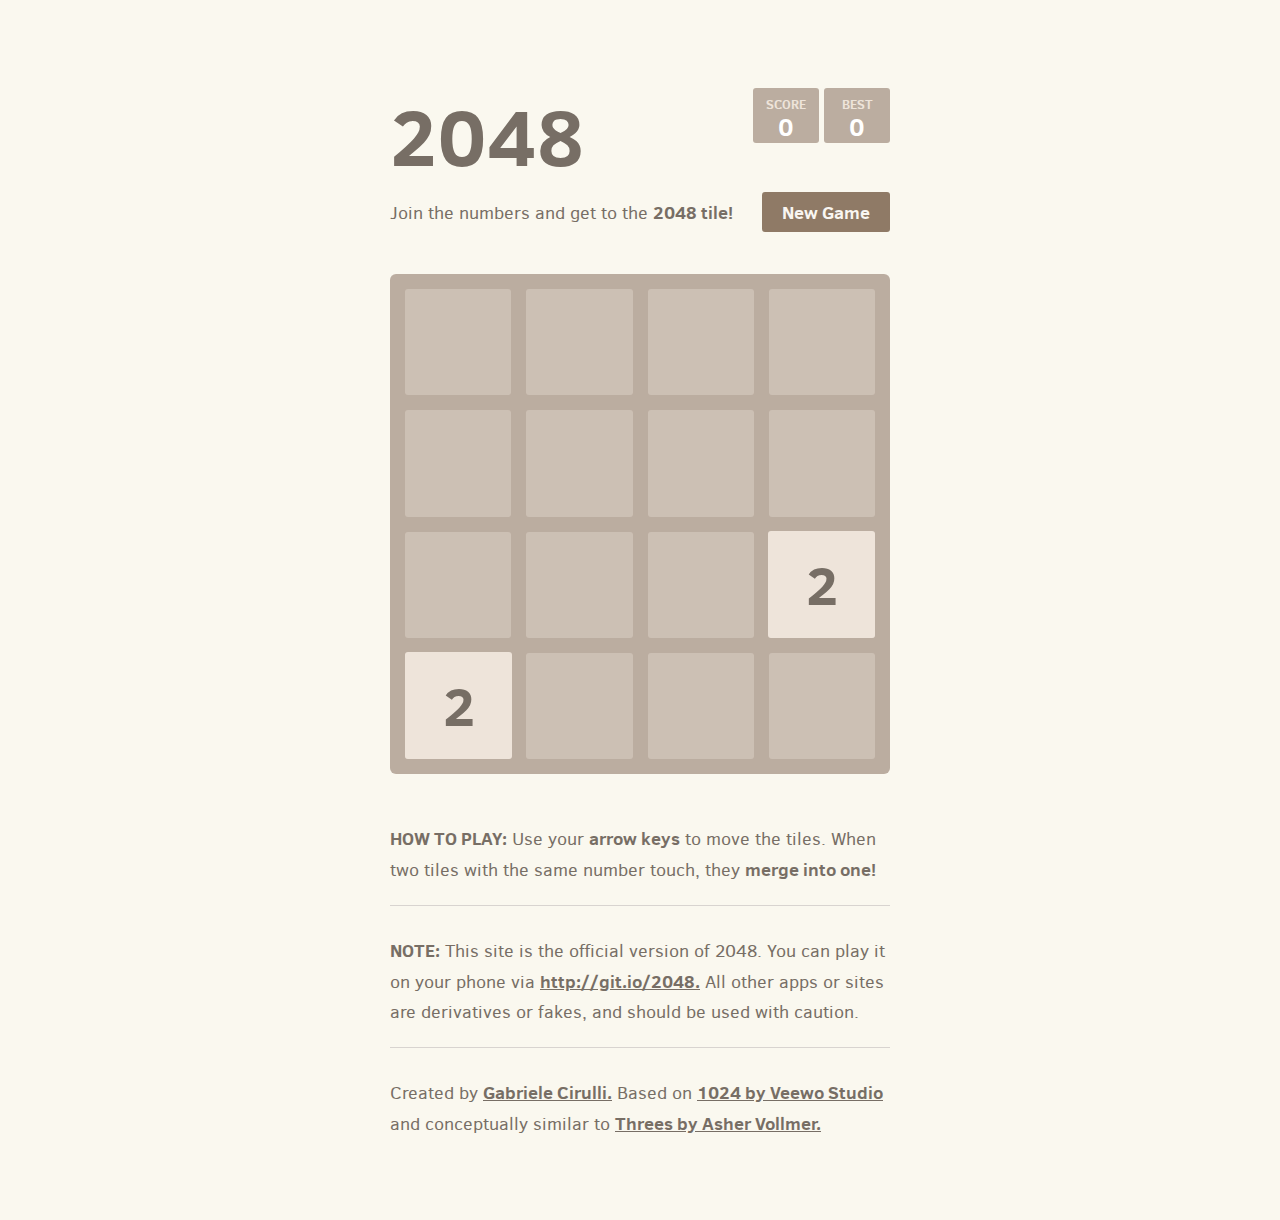
<file: 2048/index.html>
<!DOCTYPE html>
<html>
<head>
  <meta charset="utf-8">
  <title>2048</title>

  <link href="style/main.css" rel="stylesheet" type="text/css">
  <link rel="shortcut icon" href="favicon.ico">
  <link rel="apple-touch-icon" href="meta/apple-touch-icon.png">
  <link rel="apple-touch-startup-image" href="meta/apple-touch-startup-image-640x1096.png" media="(device-width: 320px) and (device-height: 568px) and (-webkit-device-pixel-ratio: 2)"> <!-- iPhone 5+ -->
  <link rel="apple-touch-startup-image" href="meta/apple-touch-startup-image-640x920.png"  media="(device-width: 320px) and (device-height: 480px) and (-webkit-device-pixel-ratio: 2)"> <!-- iPhone, retina -->
  <meta name="apple-mobile-web-app-capable" content="yes">
  <meta name="apple-mobile-web-app-status-bar-style" content="black">

  <meta name="HandheldFriendly" content="True">
  <meta name="MobileOptimized" content="320">
  <meta name="viewport" content="width=device-width, target-densitydpi=160dpi, initial-scale=1.0, maximum-scale=1, user-scalable=no, minimal-ui">
</head>
<body>
  <div class="container">
    <div class="heading">
      <h1 class="title">2048</h1>
      <div class="scores-container">
        <div class="score-container">0</div>
        <div class="best-container">0</div>
      </div>
    </div>

    <div class="above-game">
      <p class="game-intro">Join the numbers and get to the <strong>2048 tile!</strong></p>
      <a class="restart-button">New Game</a>
    </div>

    <div class="game-container">
      <div class="game-message">
        <p></p>
        <div class="lower">
	        <a class="keep-playing-button">Keep going</a>
          <a class="retry-button">Try again</a>
        </div>
      </div>

      <div class="grid-container">
        <div class="grid-row">
          <div class="grid-cell"></div>
          <div class="grid-cell"></div>
          <div class="grid-cell"></div>
          <div class="grid-cell"></div>
        </div>
        <div class="grid-row">
          <div class="grid-cell"></div>
          <div class="grid-cell"></div>
          <div class="grid-cell"></div>
          <div class="grid-cell"></div>
        </div>
        <div class="grid-row">
          <div class="grid-cell"></div>
          <div class="grid-cell"></div>
          <div class="grid-cell"></div>
          <div class="grid-cell"></div>
        </div>
        <div class="grid-row">
          <div class="grid-cell"></div>
          <div class="grid-cell"></div>
          <div class="grid-cell"></div>
          <div class="grid-cell"></div>
        </div>
      </div>

      <div class="tile-container">

      </div>
    </div>

    <p class="game-explanation">
      <strong class="important">How to play:</strong> Use your <strong>arrow keys</strong> to move the tiles. When two tiles with the same number touch, they <strong>merge into one!</strong>
    </p>
    <hr>
    <p>
    <strong class="important">Note:</strong> This site is the official version of 2048. You can play it on your phone via <a href="http://git.io/2048">http://git.io/2048.</a> All other apps or sites are derivatives or fakes, and should be used with caution.
    </p>
    <hr>
    <p>
    Created by <a href="http://gabrielecirulli.com" target="_blank">Gabriele Cirulli.</a> Based on <a href="https://itunes.apple.com/us/app/1024!/id823499224" target="_blank">1024 by Veewo Studio</a> and conceptually similar to <a href="http://asherv.com/threes/" target="_blank">Threes by Asher Vollmer.</a>
    </p>
  </div>

  <script src="js/bind_polyfill.js"></script>
  <script src="js/classlist_polyfill.js"></script>
  <script src="js/animframe_polyfill.js"></script>
  <script src="js/keyboard_input_manager.js"></script>
  <script src="js/html_actuator.js"></script>
  <script src="js/grid.js"></script>
  <script src="js/tile.js"></script>
  <script src="js/local_storage_manager.js"></script>
  <script src="js/game_manager.js"></script>
  <script src="js/application.js"></script>
</body>
</html>
</file>
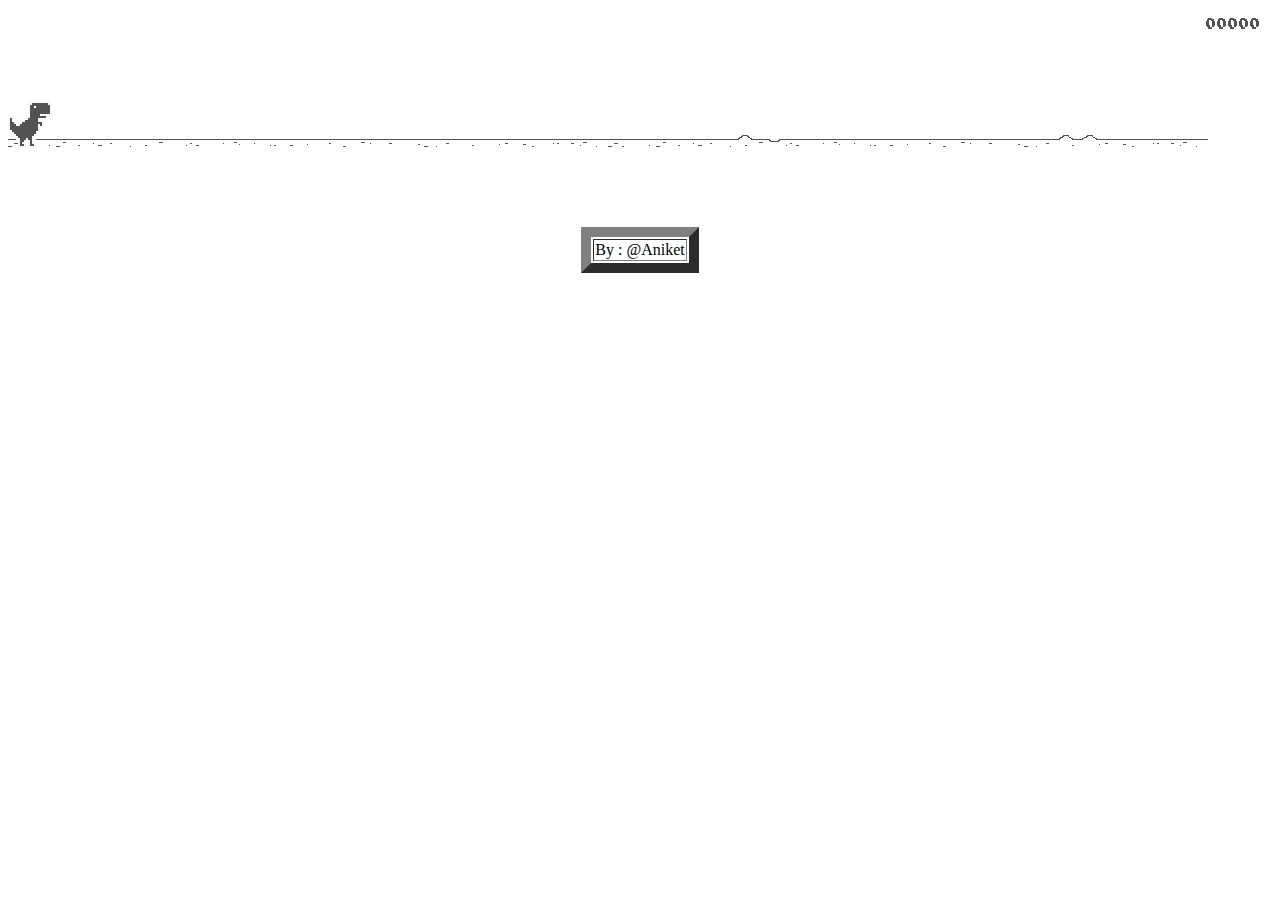
<file: chrome-dino/index.html>
<!DOCTYPEhtml>
<html>

<head>
	<script type="text/javascript">
	function hideClass(name) {
       var myClasses = document.querySelectorAll(name),
      i = 0,
      l = myClasses.length;

      for (i; i < l; i++) {
        myClasses[i].style.display = 'none';
      }
	}
    (function() {
    'use strict';
    function Runner(outerContainerId, opt_config) {
    if (Runner.instance_) {
    return Runner.instance_;
    }
    Runner.instance_ = this;
    this.outerContainerEl = document.querySelector(outerContainerId);
    this.containerEl = null;
    this.detailsButton = this.outerContainerEl.querySelector('#details-button');
    this.config = opt_config || Runner.config;
    this.dimensions = Runner.defaultDimensions;
    this.canvas = null;
    this.canvasCtx = null;
    this.tRex = null;
    this.distanceMeter = null;
    this.distanceRan = 0;
    this.highestScore = 0;
    this.time = 0;
    this.runningTime = 0;
    this.msPerFrame = 1000 / FPS;
    this.currentSpeed = this.config.SPEED;
    this.obstacles = [];
    this.started = false;
    this.activated = false;
    this.crashed = false;
    this.paused = false;
    this.resizeTimerId_ = null;
    this.playCount = 0;
    this.audioBuffer = null;
    this.soundFx = {};
    this.audioContext = null;
    this.images = {};
    this.imagesLoaded = 0;
    this.loadImages();
    }
    window['Runner'] = Runner;
    var DEFAULT_WIDTH = 600;
    var FPS = 60;
    var IS_HIDPI = window.devicePixelRatio > 1;
    var IS_IOS =
    window.navigator.userAgent.indexOf('UIWebViewForStaticFileContent') > -1;
    var IS_MOBILE = window.navigator.userAgent.indexOf('Mobi') > -1 || IS_IOS;
    var IS_TOUCH_ENABLED = 'ontouchstart' in window;
    Runner.config = {
    ACCELERATION: 0.001,
    BG_CLOUD_SPEED: 0.2,
    BOTTOM_PAD: 10,
    CLEAR_TIME: 3000,
    CLOUD_FREQUENCY: 0.5,
    GAMEOVER_CLEAR_TIME: 750,
    GAP_COEFFICIENT: 0.6,
    GRAVITY: 0.6,
    INITIAL_JUMP_VELOCITY: 12,
    MAX_CLOUDS: 6,
    MAX_OBSTACLE_LENGTH: 3,
    MAX_SPEED: 12,
    MIN_JUMP_HEIGHT: 35,
    MOBILE_SPEED_COEFFICIENT: 1.2,
    RESOURCE_TEMPLATE_ID: 'audio-resources',
    SPEED: 6,
    SPEED_DROP_COEFFICIENT: 3
    };
    Runner.defaultDimensions = {
    WIDTH: DEFAULT_WIDTH,
    HEIGHT: 150
    };
    Runner.classes = {
    CANVAS: 'runner-canvas',
    CONTAINER: 'runner-container',
    CRASHED: 'crashed',
    ICON: 'icon-offline',
    TOUCH_CONTROLLER: 'controller'
    };
    Runner.imageSources = {
    LDPI: [
    {name: 'CACTUS_LARGE', id: '1x-obstacle-large'},
    {name: 'CACTUS_SMALL', id: '1x-obstacle-small'},
    {name: 'CLOUD', id: '1x-cloud'},
    {name: 'HORIZON', id: '1x-horizon'},
    {name: 'RESTART', id: '1x-restart'},
    {name: 'TEXT_SPRITE', id: '1x-text'},
    {name: 'TREX', id: '1x-trex'}
    ],
    HDPI: [
    {name: 'CACTUS_LARGE', id: '2x-obstacle-large'},
    {name: 'CACTUS_SMALL', id: '2x-obstacle-small'},
    {name: 'CLOUD', id: '2x-cloud'},
    {name: 'HORIZON', id: '2x-horizon'},
    {name: 'RESTART', id: '2x-restart'},
    {name: 'TEXT_SPRITE', id: '2x-text'},
    {name: 'TREX', id: '2x-trex'}
    ]
    };
    Runner.sounds = {
    BUTTON_PRESS: 'offline-sound-press',
    HIT: 'offline-sound-hit',
    SCORE: 'offline-sound-reached'
    };
    Runner.keycodes = {
    JUMP: {'38': 1, '32': 1},
    DUCK: {'40': 1},
    RESTART: {'13': 1}
    };
    Runner.events = {
    ANIM_END: 'webkitAnimationEnd',
    CLICK: 'click',
    KEYDOWN: 'keydown',
    KEYUP: 'keyup',
    MOUSEDOWN: 'mousedown',
    MOUSEUP: 'mouseup',
    RESIZE: 'resize',
    TOUCHEND: 'touchend',
    TOUCHSTART: 'touchstart',
    VISIBILITY: 'visibilitychange',
    BLUR: 'blur',
    FOCUS: 'focus',
    LOAD: 'load'
    };
    Runner.prototype = {

    updateConfigSetting: function(setting, value) {
    if (setting in this.config && value != undefined) {
    this.config[setting] = value;
    switch (setting) {
    case 'GRAVITY':
    case 'MIN_JUMP_HEIGHT':
    case 'SPEED_DROP_COEFFICIENT':
    this.tRex.config[setting] = value;
    break;
    case 'INITIAL_JUMP_VELOCITY':
    this.tRex.setJumpVelocity(value);
    break;
    case 'SPEED':
    this.setSpeed(value);
    break;
    }
    }
    },

    loadImages: function() {
    var imageSources = IS_HIDPI ? Runner.imageSources.HDPI :
    Runner.imageSources.LDPI;
    var numImages = imageSources.length;
    for (var i = numImages - 1; i >= 0; i--) {
    var imgSource = imageSources[i];
    this.images[imgSource.name] = document.getElementById(imgSource.id);
    }
    this.init();
    },

    loadSounds: function() {
    if (!IS_IOS) {
    this.audioContext = new AudioContext();
    var resourceTemplate =
    document.getElementById(this.config.RESOURCE_TEMPLATE_ID).content;
    for (var sound in Runner.sounds) {
    var soundSrc =
    resourceTemplate.getElementById(Runner.sounds[sound]).src;
    soundSrc = soundSrc.substr(soundSrc.indexOf(',') + 1);
    var buffer = decodeBase64ToArrayBuffer(soundSrc);
    
    this.audioContext.decodeAudioData(buffer, function(index, audioData) {
    this.soundFx[index] = audioData;
    }.bind(this, sound));
    }
    }
    },
    
    setSpeed: function(opt_speed) {
    var speed = opt_speed || this.currentSpeed;
    
    if (this.dimensions.WIDTH < DEFAULT_WIDTH) {
    var mobileSpeed = speed * this.dimensions.WIDTH / DEFAULT_WIDTH *
    this.config.MOBILE_SPEED_COEFFICIENT;
    this.currentSpeed = mobileSpeed > speed ? speed : mobileSpeed;
    } else if (opt_speed) {
    this.currentSpeed = opt_speed;
    }
    },
    
    init: function() {
    
    this.adjustDimensions();
    this.setSpeed();
    this.containerEl = document.createElement('div');
    this.containerEl.className = Runner.classes.CONTAINER;
    
    this.canvas = createCanvas(this.containerEl, this.dimensions.WIDTH,
    this.dimensions.HEIGHT, Runner.classes.PLAYER);
    this.canvasCtx = this.canvas.getContext('2d');
    this.canvasCtx.fillStyle = '#f7f7f7';
    this.canvasCtx.fill();
    Runner.updateCanvasScaling(this.canvas);
    
    this.horizon = new Horizon(this.canvas, this.images, this.dimensions,
    this.config.GAP_COEFFICIENT);
    
    this.distanceMeter = new DistanceMeter(this.canvas,
    this.images.TEXT_SPRITE, this.dimensions.WIDTH);
    
    this.tRex = new Trex(this.canvas, this.images.TREX);
    this.outerContainerEl.appendChild(this.containerEl);
    if (IS_MOBILE) {
    this.createTouchController();
    }
    this.startListening();
    this.update();
    window.addEventListener(Runner.events.RESIZE,
    this.debounceResize.bind(this));
    },
    
    createTouchController: function() {
    this.touchController = document.createElement('div');
    this.touchController.className = Runner.classes.TOUCH_CONTROLLER;
    },
    
    debounceResize: function() {
    if (!this.resizeTimerId_) {
    this.resizeTimerId_ =
    setInterval(this.adjustDimensions.bind(this), 250);
    }
    },
    
    adjustDimensions: function() {
    clearInterval(this.resizeTimerId_);
    this.resizeTimerId_ = null;
    var boxStyles = window.getComputedStyle(this.outerContainerEl);
    var padding = Number(boxStyles.paddingLeft.substr(0,
    boxStyles.paddingLeft.length - 2));
    this.dimensions.WIDTH = this.outerContainerEl.offsetWidth - padding * 2;
    
    if (this.canvas) {
    this.canvas.width = this.dimensions.WIDTH;
    this.canvas.height = this.dimensions.HEIGHT;
    Runner.updateCanvasScaling(this.canvas);
    this.distanceMeter.calcXPos(this.dimensions.WIDTH);
    this.clearCanvas();
    this.horizon.update(0, 0, true);
    this.tRex.update(0);
    
    if (this.activated || this.crashed) {
    this.containerEl.style.width = this.dimensions.WIDTH + 'px';
    this.containerEl.style.height = this.dimensions.HEIGHT + 'px';
    this.distanceMeter.update(0, Math.ceil(this.distanceRan));
    this.stop();
    } else {
    this.tRex.draw(0, 0);
    }
    
    if (this.crashed && this.gameOverPanel) {
    this.gameOverPanel.updateDimensions(this.dimensions.WIDTH);
    this.gameOverPanel.draw();
    }
    }
    },
    
    playIntro: function() {
    if (!this.started && !this.crashed) {
    this.playingIntro = true;
    this.tRex.playingIntro = true;
    
    var keyframes = '@-webkit-keyframes intro { ' +
    'from { width:' + Trex.config.WIDTH + 'px }' +
    'to { width: ' + this.dimensions.WIDTH + 'px }' +
    '}';
    document.styleSheets[0].insertRule(keyframes, 0);
    this.containerEl.addEventListener(Runner.events.ANIM_END,
    this.startGame.bind(this));
    this.containerEl.style.webkitAnimation = 'intro .4s ease-out 1 both';
    this.containerEl.style.width = this.dimensions.WIDTH + 'px';
    if (this.touchController) {
    this.outerContainerEl.appendChild(this.touchController);
    }
    this.activated = true;
    this.started = true;
    } else if (this.crashed) {
    this.restart();
    }
    },
    
    startGame: function() {
    this.runningTime = 0;
    this.playingIntro = false;
    this.tRex.playingIntro = false;
    this.containerEl.style.webkitAnimation = '';
    this.playCount++;
    
    window.addEventListener(Runner.events.VISIBILITY,
    this.onVisibilityChange.bind(this));
    window.addEventListener(Runner.events.BLUR,
    this.onVisibilityChange.bind(this));
    window.addEventListener(Runner.events.FOCUS,
    this.onVisibilityChange.bind(this));
    },
    clearCanvas: function() {
    this.canvasCtx.clearRect(0, 0, this.dimensions.WIDTH,
    this.dimensions.HEIGHT);
    },
    
    update: function() {
    this.drawPending = false;
    var now = getTimeStamp();
    var deltaTime = now - (this.time || now);
    this.time = now;
    if (this.activated) {
    this.clearCanvas();
    if (this.tRex.jumping) {
    this.tRex.updateJump(deltaTime, this.config);
    }
    this.runningTime += deltaTime;
    var hasObstacles = this.runningTime > this.config.CLEAR_TIME;
    
    if (this.tRex.jumpCount == 1 && !this.playingIntro) {
    this.playIntro();
    }
    
    if (this.playingIntro) {
    this.horizon.update(0, this.currentSpeed, hasObstacles);
    } else {
    deltaTime = !this.started ? 0 : deltaTime;
    this.horizon.update(deltaTime, this.currentSpeed, hasObstacles);
    }
    
    var collision = hasObstacles &&
    checkForCollision(this.horizon.obstacles[0], this.tRex);
    if (!collision) {
    this.distanceRan += this.currentSpeed * deltaTime / this.msPerFrame;
    if (this.currentSpeed < this.config.MAX_SPEED) {
    this.currentSpeed += this.config.ACCELERATION;
    }
    } else {
    this.gameOver();
    }
    if (this.distanceMeter.getActualDistance(this.distanceRan) >
    this.distanceMeter.maxScore) {
    this.distanceRan = 0;
    }
    var playAcheivementSound = this.distanceMeter.update(deltaTime,
    Math.ceil(this.distanceRan));
    if (playAcheivementSound) {
    this.playSound(this.soundFx.SCORE);
    }
    }
    if (!this.crashed) {
    this.tRex.update(deltaTime);
    this.raq();
    }
    },
    
    handleEvent: function(e) {
    return (function(evtType, events) {
    switch (evtType) {
    case events.KEYDOWN:
    case events.TOUCHSTART:
    case events.MOUSEDOWN:
    this.onKeyDown(e);
    break;
    case events.KEYUP:
    case events.TOUCHEND:
    case events.MOUSEUP:
    this.onKeyUp(e);
    break;
    }
    }.bind(this))(e.type, Runner.events);
    },
    
    startListening: function() {
    
    document.addEventListener(Runner.events.KEYDOWN, this);
    document.addEventListener(Runner.events.KEYUP, this);
    if (IS_MOBILE) {
    
    this.touchController.addEventListener(Runner.events.TOUCHSTART, this);
    this.touchController.addEventListener(Runner.events.TOUCHEND, this);
    this.containerEl.addEventListener(Runner.events.TOUCHSTART, this);
    } else {
    
    document.addEventListener(Runner.events.MOUSEDOWN, this);
    document.addEventListener(Runner.events.MOUSEUP, this);
    }
    },
    
    stopListening: function() {
    document.removeEventListener(Runner.events.KEYDOWN, this);
    document.removeEventListener(Runner.events.KEYUP, this);
    if (IS_MOBILE) {
    this.touchController.removeEventListener(Runner.events.TOUCHSTART, this);
    this.touchController.removeEventListener(Runner.events.TOUCHEND, this);
    this.containerEl.removeEventListener(Runner.events.TOUCHSTART, this);
    } else {
    document.removeEventListener(Runner.events.MOUSEDOWN, this);
    document.removeEventListener(Runner.events.MOUSEUP, this);
    }
    },
    
    onKeyDown: function(e) {
    if (e.target != this.detailsButton) {
    if (!this.crashed && (Runner.keycodes.JUMP[String(e.keyCode)] ||
    e.type == Runner.events.TOUCHSTART)) {
    if (!this.activated) {
    this.loadSounds();
    this.activated = true;
    }
    if (!this.tRex.jumping) {
    this.playSound(this.soundFx.BUTTON_PRESS);
    this.tRex.startJump();
    }
    }
    if (this.crashed && e.type == Runner.events.TOUCHSTART &&
    e.currentTarget == this.containerEl) {
    this.restart();
    }
    }
    
    if (Runner.keycodes.DUCK[e.keyCode] && this.tRex.jumping) {
    e.preventDefault();
    this.tRex.setSpeedDrop();
    }
    },
    
    onKeyUp: function(e) {
    var keyCode = String(e.keyCode);
    var isjumpKey = Runner.keycodes.JUMP[keyCode] ||
    e.type == Runner.events.TOUCHEND ||
    e.type == Runner.events.MOUSEDOWN;
    if (this.isRunning() && isjumpKey) {
    this.tRex.endJump();
    } else if (Runner.keycodes.DUCK[keyCode]) {
    this.tRex.speedDrop = false;
    } else if (this.crashed) {
    
    var deltaTime = getTimeStamp() - this.time;
    if (Runner.keycodes.RESTART[keyCode] ||
    (e.type == Runner.events.MOUSEUP && e.target == this.canvas) ||
    (deltaTime >= this.config.GAMEOVER_CLEAR_TIME &&
    Runner.keycodes.JUMP[keyCode])) {
    this.restart();
    }
    } else if (this.paused && isjumpKey) {
    this.play();
    }
    },
    
    raq: function() {
    if (!this.drawPending) {
    this.drawPending = true;
    this.raqId = requestAnimationFrame(this.update.bind(this));
    }
    },
    
    isRunning: function() {
    return !!this.raqId;
    },
    
    gameOver: function() {
    this.playSound(this.soundFx.HIT);
    vibrate(200);
    this.stop();
    this.crashed = true;
    this.distanceMeter.acheivement = false;
    this.tRex.update(100, Trex.status.CRASHED);
    
    if (!this.gameOverPanel) {
    this.gameOverPanel = new GameOverPanel(this.canvas,
    this.images.TEXT_SPRITE, this.images.RESTART,
    this.dimensions);
    } else {
    this.gameOverPanel.draw();
    }
    
    if (this.distanceRan > this.highestScore) {
    this.highestScore = Math.ceil(this.distanceRan);
    this.distanceMeter.setHighScore(this.highestScore);
    }
    
    this.time = getTimeStamp();
    },
    stop: function() {
    this.activated = false;
    this.paused = true;
    cancelAnimationFrame(this.raqId);
    this.raqId = 0;
    },
    play: function() {
    if (!this.crashed) {
    this.activated = true;
    this.paused = false;
    this.tRex.update(0, Trex.status.RUNNING);
    this.time = getTimeStamp();
    this.update();
    }
    },
    restart: function() {
    if (!this.raqId) {
    this.playCount++;
    this.runningTime = 0;
    this.activated = true;
    this.crashed = false;
    this.distanceRan = 0;
    this.setSpeed(this.config.SPEED);
    this.time = getTimeStamp();
    this.containerEl.classList.remove(Runner.classes.CRASHED);
    this.clearCanvas();
    this.distanceMeter.reset(this.highestScore);
    this.horizon.reset();
    this.tRex.reset();
    this.playSound(this.soundFx.BUTTON_PRESS);
    this.update();
    }
    },
    
    onVisibilityChange: function(e) {
    if (document.hidden || document.webkitHidden || e.type == 'blur') {
    this.stop();
    } else {
    this.play();
    }
    },
    
    playSound: function(soundBuffer) {
    if (soundBuffer) {
    var sourceNode = this.audioContext.createBufferSource();
    sourceNode.buffer = soundBuffer;
    sourceNode.connect(this.audioContext.destination);
    sourceNode.start(0);
    }
    }
    };
    
    Runner.updateCanvasScaling = function(canvas, opt_width, opt_height) {
    var context = canvas.getContext('2d');
    
    var devicePixelRatio = Math.floor(window.devicePixelRatio) || 1;
    var backingStoreRatio = Math.floor(context.webkitBackingStorePixelRatio) || 1;
    var ratio = devicePixelRatio / backingStoreRatio;
    
    if (devicePixelRatio !== backingStoreRatio) {
    var oldWidth = opt_width || canvas.width;
    var oldHeight = opt_height || canvas.height;
    canvas.width = oldWidth * ratio;
    canvas.height = oldHeight * ratio;
    canvas.style.width = oldWidth + 'px';
    canvas.style.height = oldHeight + 'px';
    
    context.scale(ratio, ratio);
    return true;
    }
    return false;
    };
    
    function getRandomNum(min, max) {
    return Math.floor(Math.random() * (max - min + 1)) + min;
    }
    
    function vibrate(duration) {
    if (IS_MOBILE && window.navigator.vibrate) {
    window.navigator.vibrate(duration);
    }
    }
    
    function createCanvas(container, width, height, opt_classname) {
    var canvas = document.createElement('canvas');
    canvas.className = opt_classname ? Runner.classes.CANVAS + ' ' +
    opt_classname : Runner.classes.CANVAS;
    canvas.width = width;
    canvas.height = height;
    container.appendChild(canvas);
    return canvas;
    }
    
    function decodeBase64ToArrayBuffer(base64String) {
    var len = (base64String.length / 4) * 3;
    var str = atob(base64String);
    var arrayBuffer = new ArrayBuffer(len);
    var bytes = new Uint8Array(arrayBuffer);
    for (var i = 0; i < len; i++) {
    bytes[i] = str.charCodeAt(i);
    }
    return bytes.buffer;
    }
    
    function getTimeStamp() {
    return IS_IOS ? new Date().getTime() : performance.now();
    }
    
    function GameOverPanel(canvas, textSprite, restartImg, dimensions) {
    this.canvas = canvas;
    this.canvasCtx = canvas.getContext('2d');
    this.canvasDimensions = dimensions;
    this.textSprite = textSprite;
    this.restartImg = restartImg;
    this.draw();
    };
    
    GameOverPanel.dimensions = {
    TEXT_X: 0,
    TEXT_Y: 13,
    TEXT_WIDTH: 191,
    TEXT_HEIGHT: 11,
    RESTART_WIDTH: 36,
    RESTART_HEIGHT: 32
    };
    GameOverPanel.prototype = {
    
    updateDimensions: function(width, opt_height) {
    this.canvasDimensions.WIDTH = width;
    if (opt_height) {
    this.canvasDimensions.HEIGHT = opt_height;
    }
    },
    
    draw: function() {
    var dimensions = GameOverPanel.dimensions;
    var centerX = this.canvasDimensions.WIDTH / 2;
    
    var textSourceX = dimensions.TEXT_X;
    var textSourceY = dimensions.TEXT_Y;
    var textSourceWidth = dimensions.TEXT_WIDTH;
    var textSourceHeight = dimensions.TEXT_HEIGHT;
    var textTargetX = Math.round(centerX - (dimensions.TEXT_WIDTH / 2));
    var textTargetY = Math.round((this.canvasDimensions.HEIGHT - 25) / 3);
    var textTargetWidth = dimensions.TEXT_WIDTH;
    var textTargetHeight = dimensions.TEXT_HEIGHT;
    var restartSourceWidth = dimensions.RESTART_WIDTH;
    var restartSourceHeight = dimensions.RESTART_HEIGHT;
    var restartTargetX = centerX - (dimensions.RESTART_WIDTH / 2);
    var restartTargetY = this.canvasDimensions.HEIGHT / 2;
    if (IS_HIDPI) {
    textSourceY *= 2;
    textSourceX *= 2;
    textSourceWidth *= 2;
    textSourceHeight *= 2;
    restartSourceWidth *= 2;
    restartSourceHeight *= 2;
    }
    
    this.canvasCtx.drawImage(this.textSprite,
    textSourceX, textSourceY, textSourceWidth, textSourceHeight,
    textTargetX, textTargetY, textTargetWidth, textTargetHeight);
    
    this.canvasCtx.drawImage(this.restartImg, 0, 0,
    restartSourceWidth, restartSourceHeight,
    restartTargetX, restartTargetY, dimensions.RESTART_WIDTH,
    dimensions.RESTART_HEIGHT);
    }
    };
    
    function checkForCollision(obstacle, tRex, opt_canvasCtx) {
    var obstacleBoxXPos = Runner.defaultDimensions.WIDTH + obstacle.xPos;
    
    var tRexBox = new CollisionBox(
    tRex.xPos + 1,
    tRex.yPos + 1,
    tRex.config.WIDTH - 2,
    tRex.config.HEIGHT - 2);
    var obstacleBox = new CollisionBox(
    obstacle.xPos + 1,
    obstacle.yPos + 1,
    obstacle.typeConfig.width * obstacle.size - 2,
    obstacle.typeConfig.height - 2);
    
    if (opt_canvasCtx) {
    drawCollisionBoxes(opt_canvasCtx, tRexBox, obstacleBox);
    }
    
    if (boxCompare(tRexBox, obstacleBox)) {
    var collisionBoxes = obstacle.collisionBoxes;
    var tRexCollisionBoxes = Trex.collisionBoxes;
    for (var t = 0; t < tRexCollisionBoxes.length; t++) {
    for (var i = 0; i < collisionBoxes.length; i++) {
    var adjTrexBox =
    createAdjustedCollisionBox(tRexCollisionBoxes[t], tRexBox);
    var adjObstacleBox =
    createAdjustedCollisionBox(collisionBoxes[i], obstacleBox);
    var crashed = boxCompare(adjTrexBox, adjObstacleBox);

    if (opt_canvasCtx) {
    drawCollisionBoxes(opt_canvasCtx, adjTrexBox, adjObstacleBox);
    }
    if (crashed) {
    return [adjTrexBox, adjObstacleBox];
    }
    }
    }
    }
    return false;
    };
    /**
    * Adjust the collision box.
    * @param {!CollisionBox} box The original box.
    * @param {!CollisionBox} adjustment Adjustment box.
    * @return {CollisionBox} The adjusted collision box object.
    */
    function createAdjustedCollisionBox(box, adjustment) {
    return new CollisionBox(
    box.x + adjustment.x,
    box.y + adjustment.y,
    box.width,
    box.height);
    };
    /**
    * Draw the collision boxes for debug.
    */
    function drawCollisionBoxes(canvasCtx, tRexBox, obstacleBox) {
    canvasCtx.save();
    canvasCtx.strokeStyle = '#f00';
    canvasCtx.strokeRect(tRexBox.x, tRexBox.y,
    tRexBox.width, tRexBox.height);
    canvasCtx.strokeStyle = '#0f0';
    canvasCtx.strokeRect(obstacleBox.x, obstacleBox.y,
    obstacleBox.width, obstacleBox.height);
    canvasCtx.restore();
    };
    
    function boxCompare(tRexBox, obstacleBox) {
    var crashed = false;
    var tRexBoxX = tRexBox.x;
    var tRexBoxY = tRexBox.y;
    var obstacleBoxX = obstacleBox.x;
    var obstacleBoxY = obstacleBox.y;
    
    if (tRexBox.x < obstacleBoxX + obstacleBox.width &&
    tRexBox.x + tRexBox.width > obstacleBoxX &&
    tRexBox.y < obstacleBox.y + obstacleBox.height &&
    tRexBox.height + tRexBox.y > obstacleBox.y) {
    crashed = true;
    }
    return crashed;
    };
    
    function CollisionBox(x, y, w, h) {
    this.x = x;
    this.y = y;
    this.width = w;
    this.height = h;
    };
    
    function Obstacle(canvasCtx, type, obstacleImg, dimensions,
    gapCoefficient, speed) {
    this.canvasCtx = canvasCtx;
    this.image = obstacleImg;
    this.typeConfig = type;
    this.gapCoefficient = gapCoefficient;
    this.size = getRandomNum(1, Obstacle.MAX_OBSTACLE_LENGTH);
    this.dimensions = dimensions;
    this.remove = false;
    this.xPos = 0;
    this.yPos = this.typeConfig.yPos;
    this.width = 0;
    this.collisionBoxes = [];
    this.gap = 0;
    this.init(speed);
    };
    
    Obstacle.MAX_GAP_COEFFICIENT = 1.5;
    
    Obstacle.MAX_OBSTACLE_LENGTH = 3,
    Obstacle.prototype = {
    
    init: function(speed) {
    this.cloneCollisionBoxes();
    
    if (this.size > 1 && this.typeConfig.multipleSpeed > speed) {
    this.size = 1;
    }
    this.width = this.typeConfig.width * this.size;
    this.xPos = this.dimensions.WIDTH - this.width;
    this.draw();
    
    if (this.size > 1) {
    this.collisionBoxes[1].width = this.width - this.collisionBoxes[0].width -
    this.collisionBoxes[2].width;
    this.collisionBoxes[2].x = this.width - this.collisionBoxes[2].width;
    }
    this.gap = this.getGap(this.gapCoefficient, speed);
    },
    
    draw: function() {
    var sourceWidth = this.typeConfig.width;
    var sourceHeight = this.typeConfig.height;
    if (IS_HIDPI) {
    sourceWidth = sourceWidth * 2;
    sourceHeight = sourceHeight * 2;
    }
    
    var sourceX = (sourceWidth * this.size) * (0.5 * (this.size - 1));
    this.canvasCtx.drawImage(this.image,
    sourceX, 0,
    sourceWidth * this.size, sourceHeight,
    this.xPos, this.yPos,
    this.typeConfig.width * this.size, this.typeConfig.height);
    },
    
    update: function(deltaTime, speed) {
    if (!this.remove) {
    this.xPos -= Math.floor((speed * FPS / 1000) * deltaTime);
    this.draw();
    if (!this.isVisible()) {
    this.remove = true;
    }
    }
    },
    
    getGap: function(gapCoefficient, speed) {
    var minGap = Math.round(this.width * speed +
    this.typeConfig.minGap * gapCoefficient);
    var maxGap = Math.round(minGap * Obstacle.MAX_GAP_COEFFICIENT);
    return getRandomNum(minGap, maxGap);
    },
    
    isVisible: function() {
    return this.xPos + this.width > 0;
    },
    
    cloneCollisionBoxes: function() {
    var collisionBoxes = this.typeConfig.collisionBoxes;
    for (var i = collisionBoxes.length - 1; i >= 0; i--) {
    this.collisionBoxes[i] = new CollisionBox(collisionBoxes[i].x,
    collisionBoxes[i].y, collisionBoxes[i].width,
    collisionBoxes[i].height);
    }
    }
    };
    
    Obstacle.types = [
    {
    type: 'CACTUS_SMALL',
    className: ' cactus cactus-small ',
    width: 17,
    height: 35,
    yPos: 105,
    multipleSpeed: 3,
    minGap: 120,
    collisionBoxes: [
    new CollisionBox(0, 7, 5, 27),
    new CollisionBox(4, 0, 6, 34),
    new CollisionBox(10, 4, 7, 14)
    ]
    },
    {
    type: 'CACTUS_LARGE',
    className: ' cactus cactus-large ',
    width: 25,
    height: 50,
    yPos: 90,
    multipleSpeed: 6,
    minGap: 120,
    collisionBoxes: [
    new CollisionBox(0, 12, 7, 38),
    new CollisionBox(8, 0, 7, 49),
    new CollisionBox(13, 10, 10, 38)
    ]
    }
    ];
    
    function Trex(canvas, image) {
    this.canvas = canvas;
    this.canvasCtx = canvas.getContext('2d');
    this.image = image;
    this.xPos = 0;
    this.yPos = 0;
    
    this.groundYPos = 0;
    this.currentFrame = 0;
    this.currentAnimFrames = [];
    this.blinkDelay = 0;
    this.animStartTime = 0;
    this.timer = 0;
    this.msPerFrame = 1000 / FPS;
    this.config = Trex.config;
    
    this.status = Trex.status.WAITING;
    this.jumping = false;
    this.jumpVelocity = 0;
    this.reachedMinHeight = false;
    this.speedDrop = false;
    this.jumpCount = 0;
    this.jumpspotX = 0;
    this.init();
    };
    
    Trex.config = {
    DROP_VELOCITY: -5,
    GRAVITY: 0.6,
    HEIGHT: 47,
    INIITAL_JUMP_VELOCITY: -10,
    INTRO_DURATION: 1500,
    MAX_JUMP_HEIGHT: 30,
    MIN_JUMP_HEIGHT: 30,
    SPEED_DROP_COEFFICIENT: 3,
    SPRITE_WIDTH: 262,
    START_X_POS: 50,
    WIDTH: 44
    };
    
    Trex.collisionBoxes = [
    new CollisionBox(1, -1, 30, 26),
    new CollisionBox(32, 0, 8, 16),
    new CollisionBox(10, 35, 14, 8),
    new CollisionBox(1, 24, 29, 5),
    new CollisionBox(5, 30, 21, 4),
    new CollisionBox(9, 34, 15, 4)
    ];
    
    Trex.status = {
    CRASHED: 'CRASHED',
    JUMPING: 'JUMPING',
    RUNNING: 'RUNNING',
    WAITING: 'WAITING'
    };
    
    Trex.BLINK_TIMING = 7000;
    
    Trex.animFrames = {
    WAITING: {
    frames: [44, 0],
    msPerFrame: 1000 / 3
    },
    RUNNING: {
    frames: [88, 132],
    msPerFrame: 1000 / 12
    },
    CRASHED: {
    frames: [220],
    msPerFrame: 1000 / 60
    },
    JUMPING: {
    frames: [0],
    msPerFrame: 1000 / 60
    }
    };
    Trex.prototype = {
    
    init: function() {
    this.blinkDelay = this.setBlinkDelay();
    this.groundYPos = Runner.defaultDimensions.HEIGHT - this.config.HEIGHT -
    Runner.config.BOTTOM_PAD;
    this.yPos = this.groundYPos;
    this.minJumpHeight = this.groundYPos - this.config.MIN_JUMP_HEIGHT;
    this.draw(0, 0);
    this.update(0, Trex.status.WAITING);
    },
    
    setJumpVelocity: function(setting) {
    this.config.INIITAL_JUMP_VELOCITY = -setting;
    this.config.DROP_VELOCITY = -setting / 2;
    },
    
    update: function(deltaTime, opt_status) {
    this.timer += deltaTime;
    
    if (opt_status) {
    this.status = opt_status;
    this.currentFrame = 0;
    this.msPerFrame = Trex.animFrames[opt_status].msPerFrame;
    this.currentAnimFrames = Trex.animFrames[opt_status].frames;
    if (opt_status == Trex.status.WAITING) {
    this.animStartTime = getTimeStamp();
    this.setBlinkDelay();
    }
    }
    
    if (this.playingIntro && this.xPos < this.config.START_X_POS) {
    this.xPos += Math.round((this.config.START_X_POS /
    this.config.INTRO_DURATION) * deltaTime);
    }
    if (this.status == Trex.status.WAITING) {
    this.blink(getTimeStamp());
    } else {
    this.draw(this.currentAnimFrames[this.currentFrame], 0);
    }
    
    if (this.timer >= this.msPerFrame) {
    this.currentFrame = this.currentFrame ==
    this.currentAnimFrames.length - 1 ? 0 : this.currentFrame + 1;
    this.timer = 0;
    }
    },
    
    draw: function(x, y) {
    var sourceX = x;
    var sourceY = y;
    var sourceWidth = this.config.WIDTH;
    var sourceHeight = this.config.HEIGHT;
    if (IS_HIDPI) {
    sourceX *= 2;
    sourceY *= 2;
    sourceWidth *= 2;
    sourceHeight *= 2;
    }
    this.canvasCtx.drawImage(this.image, sourceX, sourceY,
    sourceWidth, sourceHeight,
    this.xPos, this.yPos,
    this.config.WIDTH, this.config.HEIGHT);
    },
    
    setBlinkDelay: function() {
    this.blinkDelay = Math.ceil(Math.random() * Trex.BLINK_TIMING);
    },
    
    blink: function(time) {
    var deltaTime = time - this.animStartTime;
    if (deltaTime >= this.blinkDelay) {
    this.draw(this.currentAnimFrames[this.currentFrame], 0);
    if (this.currentFrame == 1) {
    
    this.setBlinkDelay();
    this.animStartTime = time;
    }
    }
    },
    
    startJump: function() {
    if (!this.jumping) {
    this.update(0, Trex.status.JUMPING);
    this.jumpVelocity = this.config.INIITAL_JUMP_VELOCITY;
    this.jumping = true;
    this.reachedMinHeight = false;
    this.speedDrop = false;
    }
    },
    
    endJump: function() {
    if (this.reachedMinHeight &&
    this.jumpVelocity < this.config.DROP_VELOCITY) {
    this.jumpVelocity = this.config.DROP_VELOCITY;
    }
    },
    
    updateJump: function(deltaTime) {
    var msPerFrame = Trex.animFrames[this.status].msPerFrame;
    var framesElapsed = deltaTime / msPerFrame;
    
    if (this.speedDrop) {
    this.yPos += Math.round(this.jumpVelocity *
    this.config.SPEED_DROP_COEFFICIENT * framesElapsed);
    } else {
    this.yPos += Math.round(this.jumpVelocity * framesElapsed);
    }
    this.jumpVelocity += this.config.GRAVITY * framesElapsed;
    
    if (this.yPos < this.minJumpHeight || this.speedDrop) {
    this.reachedMinHeight = true;
    }
    
    if (this.yPos < this.config.MAX_JUMP_HEIGHT || this.speedDrop) {
    this.endJump();
    }
    
    if (this.yPos > this.groundYPos) {
    this.reset();
    this.jumpCount++;
    }
    this.update(deltaTime);
    },
    
    setSpeedDrop: function() {
    this.speedDrop = true;
    this.jumpVelocity = 1;
    },
    
    reset: function() {
    this.yPos = this.groundYPos;
    this.jumpVelocity = 0;
    this.jumping = false;
    this.update(0, Trex.status.RUNNING);
    this.midair = false;
    this.speedDrop = false;
    this.jumpCount = 0;
    }
    };
    
    function DistanceMeter(canvas, spriteSheet, canvasWidth) {
    this.canvas = canvas;
    this.canvasCtx = canvas.getContext('2d');
    this.image = spriteSheet;
    this.x = 0;
    this.y = 5;
    this.currentDistance = 0;
    this.maxScore = 0;
    this.highScore = 0;
    this.container = null;
    this.digits = [];
    this.acheivement = false;
    this.defaultString = '';
    this.flashTimer = 0;
    this.flashIterations = 0;
    this.config = DistanceMeter.config;
    this.init(canvasWidth);
    };
    
    DistanceMeter.dimensions = {
    WIDTH: 10,
    HEIGHT: 13,
    DEST_WIDTH: 11
    };
    
    DistanceMeter.yPos = [0, 13, 27, 40, 53, 67, 80, 93, 107, 120];
    
    DistanceMeter.config = {
    
    MAX_DISTANCE_UNITS: 5,
    
    ACHIEVEMENT_DISTANCE: 100,
    
    COEFFICIENT: 0.025,
    
    FLASH_DURATION: 1000 / 4,
    
    FLASH_ITERATIONS: 3
    };
    DistanceMeter.prototype = {
    
    init: function(width) {
    var maxDistanceStr = '';
    this.calcXPos(width);
    this.maxScore = this.config.MAX_DISTANCE_UNITS;
    for (var i = 0; i < this.config.MAX_DISTANCE_UNITS; i++) {
    this.draw(i, 0);
    this.defaultString += '0';
    maxDistanceStr += '9';
    }
    this.maxScore = parseInt(maxDistanceStr);
    },
    
    calcXPos: function(canvasWidth) {
    this.x = canvasWidth - (DistanceMeter.dimensions.DEST_WIDTH *
    (this.config.MAX_DISTANCE_UNITS + 1));
    },
    
    draw: function(digitPos, value, opt_highScore) {
    var sourceWidth = DistanceMeter.dimensions.WIDTH;
    var sourceHeight = DistanceMeter.dimensions.HEIGHT;
    var sourceX = DistanceMeter.dimensions.WIDTH * value;
    var targetX = digitPos * DistanceMeter.dimensions.DEST_WIDTH;
    var targetY = this.y;
    var targetWidth = DistanceMeter.dimensions.WIDTH;
    var targetHeight = DistanceMeter.dimensions.HEIGHT;
    
    if (IS_HIDPI) {
    sourceWidth *= 2;
    sourceHeight *= 2;
    sourceX *= 2;
    }
    this.canvasCtx.save();
    if (opt_highScore) {
    
    var highScoreX = this.x - (this.config.MAX_DISTANCE_UNITS * 2) *
    DistanceMeter.dimensions.WIDTH;
    this.canvasCtx.translate(highScoreX, this.y);
    } else {
    this.canvasCtx.translate(this.x, this.y);
    }
    this.canvasCtx.drawImage(this.image, sourceX, 0,
    sourceWidth, sourceHeight,
    targetX, targetY,
    targetWidth, targetHeight
    );
    this.canvasCtx.restore();
    },
    
    getActualDistance: function(distance) {
    return distance ?
    Math.round(distance * this.config.COEFFICIENT) : 0;
    },
    
    update: function(deltaTime, distance) {
    var paint = true;
    var playSound = false;
    if (!this.acheivement) {
    distance = this.getActualDistance(distance);
    if (distance > 0) {
    
    if (distance % this.config.ACHIEVEMENT_DISTANCE == 0) {
    
    this.acheivement = true;
    this.flashTimer = 0;
    playSound = true;
    }
    
    var distanceStr = (this.defaultString +
    distance).substr(-this.config.MAX_DISTANCE_UNITS);
    this.digits = distanceStr.split('');
    } else {
    this.digits = this.defaultString.split('');
    }
    } else {
    
    if (this.flashIterations <= this.config.FLASH_ITERATIONS) {
    this.flashTimer += deltaTime;
    if (this.flashTimer < this.config.FLASH_DURATION) {
    paint = false;
    } else if (this.flashTimer >
    this.config.FLASH_DURATION * 2) {
    this.flashTimer = 0;
    this.flashIterations++;
    }
    } else {
    this.acheivement = false;
    this.flashIterations = 0;
    this.flashTimer = 0;
    }
    }
    
    if (paint) {
    for (var i = this.digits.length - 1; i >= 0; i--) {
    this.draw(i, parseInt(this.digits[i]));
    }
    }
    this.drawHighScore();
    return playSound;
    },
    
    drawHighScore: function() {
    this.canvasCtx.save();
    this.canvasCtx.globalAlpha = .8;
    for (var i = this.highScore.length - 1; i >= 0; i--) {
    this.draw(i, parseInt(this.highScore[i], 10), true);
    }
    this.canvasCtx.restore();
    },
    
    setHighScore: function(distance) {
    distance = this.getActualDistance(distance);
    var highScoreStr = (this.defaultString +
    distance).substr(-this.config.MAX_DISTANCE_UNITS);
    this.highScore = ['10', '11', ''].concat(highScoreStr.split(''));
    },
    
    reset: function() {
    this.update(0);
    this.acheivement = false;
    }
    };
    
    function Cloud(canvas, cloudImg, containerWidth) {
    this.canvas = canvas;
    this.canvasCtx = this.canvas.getContext('2d');
    this.image = cloudImg;
    this.containerWidth = containerWidth;
    this.xPos = containerWidth;
    this.yPos = 0;
    this.remove = false;
    this.cloudGap = getRandomNum(Cloud.config.MIN_CLOUD_GAP,
    Cloud.config.MAX_CLOUD_GAP);
    this.init();
    };
    
    Cloud.config = {
    HEIGHT: 14,
    MAX_CLOUD_GAP: 400,
    MAX_SKY_LEVEL: 30,
    MIN_CLOUD_GAP: 100,
    MIN_SKY_LEVEL: 71,
    WIDTH: 46
    };
    Cloud.prototype = {
    
    init: function() {
    this.yPos = getRandomNum(Cloud.config.MAX_SKY_LEVEL,
    Cloud.config.MIN_SKY_LEVEL);
    this.draw();
    },
    
    draw: function() {
    this.canvasCtx.save();
    var sourceWidth = Cloud.config.WIDTH;
    var sourceHeight = Cloud.config.HEIGHT;
    if (IS_HIDPI) {
    sourceWidth = sourceWidth * 2;
    sourceHeight = sourceHeight * 2;
    }
    this.canvasCtx.drawImage(this.image, 0, 0,
    sourceWidth, sourceHeight,
    this.xPos, this.yPos,
    Cloud.config.WIDTH, Cloud.config.HEIGHT);
    this.canvasCtx.restore();
    },
    
    update: function(speed) {
    if (!this.remove) {
    this.xPos -= Math.ceil(speed);
    this.draw();
    
    if (!this.isVisible()) {
    this.remove = true;
    }
    }
    },
    
    isVisible: function() {
    return this.xPos + Cloud.config.WIDTH > 0;
    }
    };
    
    function HorizonLine(canvas, bgImg) {
    this.image = bgImg;
    this.canvas = canvas;
    this.canvasCtx = canvas.getContext('2d');
    this.sourceDimensions = {};
    this.dimensions = HorizonLine.dimensions;
    this.sourceXPos = [0, this.dimensions.WIDTH];
    this.xPos = [];
    this.yPos = 0;
    this.bumpThreshold = 0.5;
    this.setSourceDimensions();
    this.draw();
    };
    
    HorizonLine.dimensions = {
    WIDTH: 600,
    HEIGHT: 12,
    YPOS: 127
    };
    HorizonLine.prototype = {
    
    setSourceDimensions: function() {
    for (var dimension in HorizonLine.dimensions) {
    if (IS_HIDPI) {
    if (dimension != 'YPOS') {
    this.sourceDimensions[dimension] =
    HorizonLine.dimensions[dimension] * 2;
    }
    } else {
    this.sourceDimensions[dimension] =
    HorizonLine.dimensions[dimension];
    }
    this.dimensions[dimension] = HorizonLine.dimensions[dimension];
    }
    this.xPos = [0, HorizonLine.dimensions.WIDTH];
    this.yPos = HorizonLine.dimensions.YPOS;
    },
    
    getRandomType: function() {
    return Math.random() > this.bumpThreshold ? this.dimensions.WIDTH : 0;
    },
    
    draw: function() {
    this.canvasCtx.drawImage(this.image, this.sourceXPos[0], 0,
    this.sourceDimensions.WIDTH, this.sourceDimensions.HEIGHT,
    this.xPos[0], this.yPos,
    this.dimensions.WIDTH, this.dimensions.HEIGHT);
    this.canvasCtx.drawImage(this.image, this.sourceXPos[1], 0,
    this.sourceDimensions.WIDTH, this.sourceDimensions.HEIGHT,
    this.xPos[1], this.yPos,
    this.dimensions.WIDTH, this.dimensions.HEIGHT);
    },
    
    updateXPos: function(pos, increment) {
    var line1 = pos;
    var line2 = pos == 0 ? 1 : 0;
    this.xPos[line1] -= increment;
    this.xPos[line2] = this.xPos[line1] + this.dimensions.WIDTH;
    if (this.xPos[line1] <= -this.dimensions.WIDTH) {
    this.xPos[line1] += this.dimensions.WIDTH * 2;
    this.xPos[line2] = this.xPos[line1] - this.dimensions.WIDTH;
    this.sourceXPos[line1] = this.getRandomType();
    }
    },
    
    update: function(deltaTime, speed) {
    var increment = Math.floor(speed * (FPS / 1000) * deltaTime);
    if (this.xPos[0] <= 0) {
    this.updateXPos(0, increment);
    } else {
    this.updateXPos(1, increment);
    }
    this.draw();
    },
    
    reset: function() {
    this.xPos[0] = 0;
    this.xPos[1] = HorizonLine.dimensions.WIDTH;
    }
    };
    
    function Horizon(canvas, images, dimensions, gapCoefficient) {
    this.canvas = canvas;
    this.canvasCtx = this.canvas.getContext('2d');
    this.config = Horizon.config;
    this.dimensions = dimensions;
    this.gapCoefficient = gapCoefficient;
    this.obstacles = [];
    this.horizonOffsets = [0, 0];
    this.cloudFrequency = this.config.CLOUD_FREQUENCY;
    
    this.clouds = [];
    this.cloudImg = images.CLOUD;
    this.cloudSpeed = this.config.BG_CLOUD_SPEED;
    
    this.horizonImg = images.HORIZON;
    this.horizonLine = null;
    
    this.obstacleImgs = {
    CACTUS_SMALL: images.CACTUS_SMALL,
    CACTUS_LARGE: images.CACTUS_LARGE
    };
    this.init();
    };
    
    Horizon.config = {
    BG_CLOUD_SPEED: 0.2,
    BUMPY_THRESHOLD: .3,
    CLOUD_FREQUENCY: .5,
    HORIZON_HEIGHT: 16,
    MAX_CLOUDS: 6
    };
    Horizon.prototype = {
    
    init: function() {
    this.addCloud();
    this.horizonLine = new HorizonLine(this.canvas, this.horizonImg);
    },
    
    update: function(deltaTime, currentSpeed, updateObstacles) {
    this.runningTime += deltaTime;
    this.horizonLine.update(deltaTime, currentSpeed);
    this.updateClouds(deltaTime, currentSpeed);
    if (updateObstacles) {
    this.updateObstacles(deltaTime, currentSpeed);
    }
    },
    
    updateClouds: function(deltaTime, speed) {
    var cloudSpeed = this.cloudSpeed / 1000 * deltaTime * speed;
    var numClouds = this.clouds.length;
    if (numClouds) {
    for (var i = numClouds - 1; i >= 0; i--) {
    this.clouds[i].update(cloudSpeed);
    }
    var lastCloud = this.clouds[numClouds - 1];
    
    if (numClouds < this.config.MAX_CLOUDS &&
    (this.dimensions.WIDTH - lastCloud.xPos) > lastCloud.cloudGap &&
    this.cloudFrequency > Math.random()) {
    this.addCloud();
    }
    
    this.clouds = this.clouds.filter(function(obj) {
    return !obj.remove;
    });
    }
    },
    
    updateObstacles: function(deltaTime, currentSpeed) {
    
    var updatedObstacles = this.obstacles.slice(0);
    for (var i = 0; i < this.obstacles.length; i++) {
    var obstacle = this.obstacles[i];
    obstacle.update(deltaTime, currentSpeed);
    
    if (obstacle.remove) {
    updatedObstacles.shift();
    }
    }
    this.obstacles = updatedObstacles;
    if (this.obstacles.length > 0) {
    var lastObstacle = this.obstacles[this.obstacles.length - 1];
    if (lastObstacle && !lastObstacle.followingObstacleCreated &&
    lastObstacle.isVisible() &&
    (lastObstacle.xPos + lastObstacle.width + lastObstacle.gap) <
    this.dimensions.WIDTH) {
    this.addNewObstacle(currentSpeed);
    lastObstacle.followingObstacleCreated = true;
    }
    } else {
    
    this.addNewObstacle(currentSpeed);
    }
    },
    
    addNewObstacle: function(currentSpeed) {
    var obstacleTypeIndex =
    getRandomNum(0, Obstacle.types.length - 1);
    var obstacleType = Obstacle.types[obstacleTypeIndex];
    var obstacleImg = this.obstacleImgs[obstacleType.type];
    this.obstacles.push(new Obstacle(this.canvasCtx, obstacleType,
    obstacleImg, this.dimensions, this.gapCoefficient, currentSpeed));
    },
    
    reset: function() {
    this.obstacles = [];
    this.horizonLine.reset();
    },
    
    resize: function(width, height) {
    this.canvas.width = width;
    this.canvas.height = height;
    },
    
    addCloud: function() {
    this.clouds.push(new Cloud(this.canvas, this.cloudImg,
    this.dimensions.WIDTH));
    }
    };
    })();


	</script>


	<style

a {
  color: #585858;
}

body {
  background-color: #f7f7f7;
  color: #585858;
  font-size: 125%;
}

body.safe-browsing {
  background-color: rgb(206, 52, 38);
  color: white;
}

button {
  background: rgb(76, 142, 250);
  border: 0;
  border-radius: 2px;
  box-sizing: border-box;
  color: #fff;
  cursor: pointer;
  float: right;
  font-size: .875em;
  height: 36px;
  margin: -6px 0 0;
  padding: 8px 24px;
  transition: box-shadow 200ms cubic-bezier(0.4, 0, 0.2, 1);
}

[dir='rtl'] button {
  float: left;
}

button:active {
  background: rgb(50, 102, 213);
  outline: 0;
}

button:hover {
  box-shadow: 0 1px 3px rgba(0, 0, 0, .50);
}

.debugging-content {
  line-height: 1em;
  margin-bottom: 0;
  margin-top: 0;
}

.debugging-title {
  font-weight: bold;
}

#details {
  color: #696969;
  margin: 45px 0 50px;
}

#details p:not(:first-of-type) {
  margin-top: 20px;
}

#error-code {
  color: black;
  opacity: .35;
  text-transform: uppercase;
}

#error-debugging-info {
  font-size: 0.8em;
}

h1 {
  -webkit-margin-after: 16px;
  color: #585858;
  font-size: 1.6em;
  font-weight: normal;
  line-height: 1.25em;
}

h2 {
  font-size: 1.2em;
  font-weight: normal;
}

.hidden {
  display: none;
}

.icon {
  background-repeat: no-repeat;
  background-size: 100 %;
  height: 72px;
  margin: 0 0 40px;
  width: 72px;
}

input[type=checkbox] {
  visibility: hidden;
}

.interstitial-wrapper {
  box-sizing: border-box;
  font-size: 1em;
  line-height: 1.6em;
  margin: 50px auto 0;
  max-width: 600px;
  width: 100%;
}

#malware-opt-in {
  font-size: .875em;
  margin-top: 39px;
}

.nav-wrapper {
  margin-top: 51px;
}

.nav-wrapper::after {
  clear: both;
  content: '';
  display: table;
  width: 100%;
}

#opt-in-label {
  -webkit-margin-start: 32px;
}

.safe-browsing :-webkit-any(
    a, #details, #details-button, h1, h2, p, .small-link) {
  color: white;
}

.safe-browsing button {
  background-color: rgb(206, 52, 38);
  border: 1px solid white;
}

.safe-browsing button:active {
  background-color: rgb(206, 52, 38);
  border-color: rgba(255, 255, 255, .6);
}

.safe-browsing button:hover {
  box-shadow: 0 2px 3px rgba(0, 0, 0, .5);
}

.safe-browsing .icon {
  background-image: -webkit-image-set(
      url([data-uri]) 1x,
      url([data-uri]) 2x);
}

.small-link {
  color: #696969;
  font-size: .875em;
}

.ssl .icon {
  background-image: -webkit-image-set(
      url([data-uri]) 1x,
      url([data-uri]) 2x);
}

.styled-checkbox {
  float: left;
  height: 16px;
  margin-top: .36em;
  position: relative;
  width: 16px;
}

[dir='rtl'] .styled-checkbox {
  float: right;
}

.styled-checkbox label {
  background: transparent;
  border: white solid 1px;
  border-radius: 2px;
  height: 14px;
  left: 0;
  position: absolute;
  right: 0;
  top: 0;
  width: 14px;
}

.styled-checkbox label::after {
  background: transparent;
  border: 2px solid white;
  border-right-width: 0;
  border-top-width: 0;
  content: '';
  height: 4px;
  left: 2px;
  opacity: 0.3;
  position: absolute;
  top: 3px;
  transform: rotate(-45deg);
  width: 9px;
}

.styled-checkbox input[type=checkbox]:checked + label::after {
  opacity: 1;
}

@media (max-width: 700px) {
  .interstitial-wrapper {
    padding: 0 10%;
  }
}

@media (max-height: 600px) {
  .interstitial-wrapper {
    margin-top: 5px;
  }
}

@media (max-width: 400px) {
  button,
  [dir='rtl'] button {
    float: none;
    font-size: 1em;
    width: 100%;
  }

  #details {
    margin: 20px 0 20px 0;
  }

  #details p:not(:first-of-type) {
    margin-top: 10px;
  }

  #details-button {
    display: block;
    padding-top: 14px;
    text-align: center;
    width: 100%;
  }

  .interstitial-wrapper {
    padding: 0 5%;
  }

  #malware-opt-in {
    margin-top: 24px;
  }

  .nav-wrapper {
    margin-top: 30px;
  }

  .small-link {
    font-size: 1em;
  }
}
</style>
  <style>
html[subframe] #main-frame-error {
  display: none;
}

html:not([subframe]) #sub-frame-error {
  display: none;
}

#diagnose-button {
  -webkit-margin-start: 0;
  float: none;
  margin-bottom: 10px;
  margin-top: 20px;
}

h1 {
  -webkit-margin-before: 0;
}

h2 {
  color: #666;
  font-size: 1.2em;
  font-weight: normal;
  margin: 10px 0;
}

a {
  color: rgb(17, 85, 204);
  text-decoration: none;
}

.icon {
  -webkit-user-select: none;
}

.icon-generic {
  
  content: -webkit-image-set(
      url('[data-uri]') 1x,
      url('[data-uri]') 2x);
  height: 50px;
  padding-top: 20px;
  width: 41px;
}

.icon-offline {
  content: -webkit-image-set(
      url('[data-uri]') 1x,
      url('[data-uri]') 2x);
  height: 47px;
  margin: 0 0 40px;
  position: relative;
  width: 44px;
}

#content-top {
  margin: 20px;
}

#help-box-outer {
  -webkit-transition: height ease-in 218ms;
  overflow: hidden;
}

#help-box-inner {
  background-color: #f9f9f9;
  border-top: 1px solid #EEE;
  color: #444;
  padding: 20px;
  text-align: start;
}

#suggestion {
  margin-top: 15px;
}

#short-suggestion {
  margin-top: 5px;
}

#sub-frame-error-details {
  color: #8F8F8F;

  text-shadow: 0 1px 0 rgba(255,255,255,0.3);
}

[jscontent=failedUrl] {
  overflow-wrap: break-word;
}

#search-container {
  
  display: flex;
  margin-top: 20px;
}

#search-box {
  border: 1px solid #cdcdcd;
  flex-grow: 1;
  font-size: 16px;
  height: 26px;
  margin-right: 0;
  padding: 1px 9px;
}

#search-box:focus {
  border: 1px solid rgb(93, 154, 255);
  outline: none;
}

#search-button {
  border: none;
  border-bottom-left-radius: 0;
  border-top-left-radius: 0;
  box-shadow: none;
  display: flex;
  height: 30px;
  margin: 0;
  padding: 0;
  width: 60px;
}

#search-image {
  content:
      -webkit-image-set(
          url('[data-uri]') 1x,
          url('[data-uri]') 2x);
  margin: auto;
}

.hidden {
  display: none;
}

.suggestions {
  margin-top: 18px;
}

.suggestion-header {
  font-weight: bold;
  margin-bottom: 4px;
}

.suggestion-body {
  color: #777;
}

.error-code {
  color: #A0A0A0;
  margin-top: 15px;
}

@media (min-width: 641px) and (min-height: 641px) {
  #help-box-inner {
    line-height: 18px;
  }
}

@media (max-width: 640px), (max-height: 640px) {
  body {
    margin: 15px;
  }
  h1 {
    margin: 10px 0 15px;
  }
  #content-top {
    margin: 15px;
  }
  #help-box-inner {
    padding: 20px;
  }
  .suggestions {
    margin-top: 10px;
  }
  .suggestion-header {
    margin-bottom: 0;
  }
  .error-code {
    margin-top: 10px;
  }
}

html[subframe] body {
  overflow: hidden;
}

#sub-frame-error {
  -webkit-align-items: center;
  background-color: #DDD;
  display: -webkit-flex;
  -webkit-flex-flow: column;
  height: 100%;
  -webkit-justify-content: center;
  left: 0;
  position: absolute;
  top: 0;
  width: 100%;
}

#sub-frame-error:hover {
  background-color: #EEE;
}

#sub-frame-error-details {
  margin: 0 10px;
  visibility: hidden;
}

#sub-frame-error:hover #sub-frame-error-details {
  visibility: visible;
}

@media (max-width: 200px), (max-height: 95px) {
  #sub-frame-error-details {
    display: none;
  }
}

#details-button {
  background-color: inherit;
  background-image: none;
  border: none;
  box-shadow: none;
  min-width: 0;
  padding: 0;
  text-decoration: underline;
}

.suggested-left > #control-buttons,
.suggested-right > #details-button  {
  float: left;
}

.suggested-right > #control-buttons,
.suggested-left > #details-button  {
  float: right;
}

#details-button.singular {
  float: none;
}

#buttons::after {
  clear: both;
  content: '';
  display: block;
  width: 100%;
}

.offline .interstitial-wrapper {
  color: #2b2b2b;
  font-size: 1em;
  line-height: 1.55;
  margin: 100px auto 0;
  max-width: 600px;
  width: 100%;
}

.offline .runner-container {
  height: 150px;
  max-width: 600px;
  overflow: hidden;
  position: absolute;
  top: 10px;
  width: 44px;
  z-index: 2;
}

.offline .runner-canvas {
  height: 150px;
  max-width: 600px;
  opacity: 1;
  overflow: hidden;
  position: absolute;
  top: 0;
}

.offline .controller {
  background: rgba(247,247,247, .1);
  height: 100vh;
  left: 0;
  position: absolute;
  top: 0;
  width: 100vw;
  z-index: 1;
}

#offline-resources {
  display: none;
}

@media (max-width: 400px) {
  .suggested-left > #control-buttons,
  .suggested-right > #control-buttons {
    float: none;
    margin: 50px 0 20px;
  }
}

@media (max-height: 350px) {
  h1 {
    margin: 0 0 15px;
  }

  .icon-offline {
    margin: 0 0 10px;
  }

  .interstitial-wrapper {
    margin-top: 5%;
  }

  .nav-wrapper {
    margin-top: 30px;
  }
}
</style>
</head>

<body id="t">
<script>
  window.fbAsyncInit = function() {
    FB.init({
      appId      : '576553495813787',
      xfbml      : true,
      version    : 'v2.2'
    });
  };

  (function(d, s, id){
     var js, fjs = d.getElementsByTagName(s)[0];
     if (d.getElementById(id)) {return;}
     js = d.createElement(s); js.id = id;
     js.src = "//connect.facebook.net/en_US/sdk.js";
     fjs.parentNode.insertBefore(js, fjs);
   }(document, 'script', 'facebook-jssdk'));
</script>
<div id="main-frame-error" class="interstitial-wrapper" jstcache="0">
    
    <div id="offline-resources" jstcache="0">
    <div id="offline-resources-1x" jstcache="0">
      <img id="1x-obstacle-large" src="[data-uri]" jstcache="0">
      <img id="1x-obstacle-small" src="[data-uri]" jstcache="0">
      <img id="1x-cloud" src="[data-uri]" jstcache="0">
      <img id="1x-text" src="[data-uri]" jstcache="0">
      <img id="1x-horizon" src="[data-uri]" jstcache="0">
      <img id="1x-trex" src="[data-uri]" jstcache="0">
      <img id="1x-restart" src="[data-uri]" jstcache="0">
    </div>
    <div id="offline-resources-2x" jstcache="0">
      <img id="2x-obstacle-large" src="[data-uri]" jstcache="0">
      <img id="2x-obstacle-small" src="[data-uri]" jstcache="0">
      <img id="2x-cloud" src="[data-uri]" jstcache="0">
      <img id="2x-text" src="[data-uri]" jstcache="0">
      <img id="2x-horizon" src="[data-uri]" jstcache="0">
      <img id="2x-trex" src="[data-uri]" jstcache="0">
      <img id="2x-restart" src="[data-uri]" jstcache="0">
    </div>
    <template id="audio-resources" jstcache="0">
      <audio id="offline-sound-press" src="[data-uri]"></audio>
      <audio id="offline-sound-hit" src="[data-uri]"></audio>
      <audio id="offline-sound-reached" src="[data-uri]"></audio>
    </template>
  </div>

  <script type="text/javascript">
    if (navigator.userAgent.toLowerCase().indexOf('chrome') > -1) {
      new Runner('.interstitial-wrapper');
    } else {
      document.getElementById("main-frame-notchrome").style.display="";
	}
  </script>

  <div class="onlyforchrome">
    <div id="socialbutts" class="addthis_toolbox addthis_default_style" style="text-align:center; padding-top:65px;">
      <table border="10" style="margin:0 auto;"><tr>
			<td><div
			"credits">By : @Aniket</a>
	  </tr></table>
    </div>
  </div>

    <script type="text/javascript">
    if (navigator.userAgent.toLowerCase().indexOf('chrome') <= -1) {
	  hideClass(".onlyforchrome");
	}
  </script>
	  
</body>

</html>
</file>
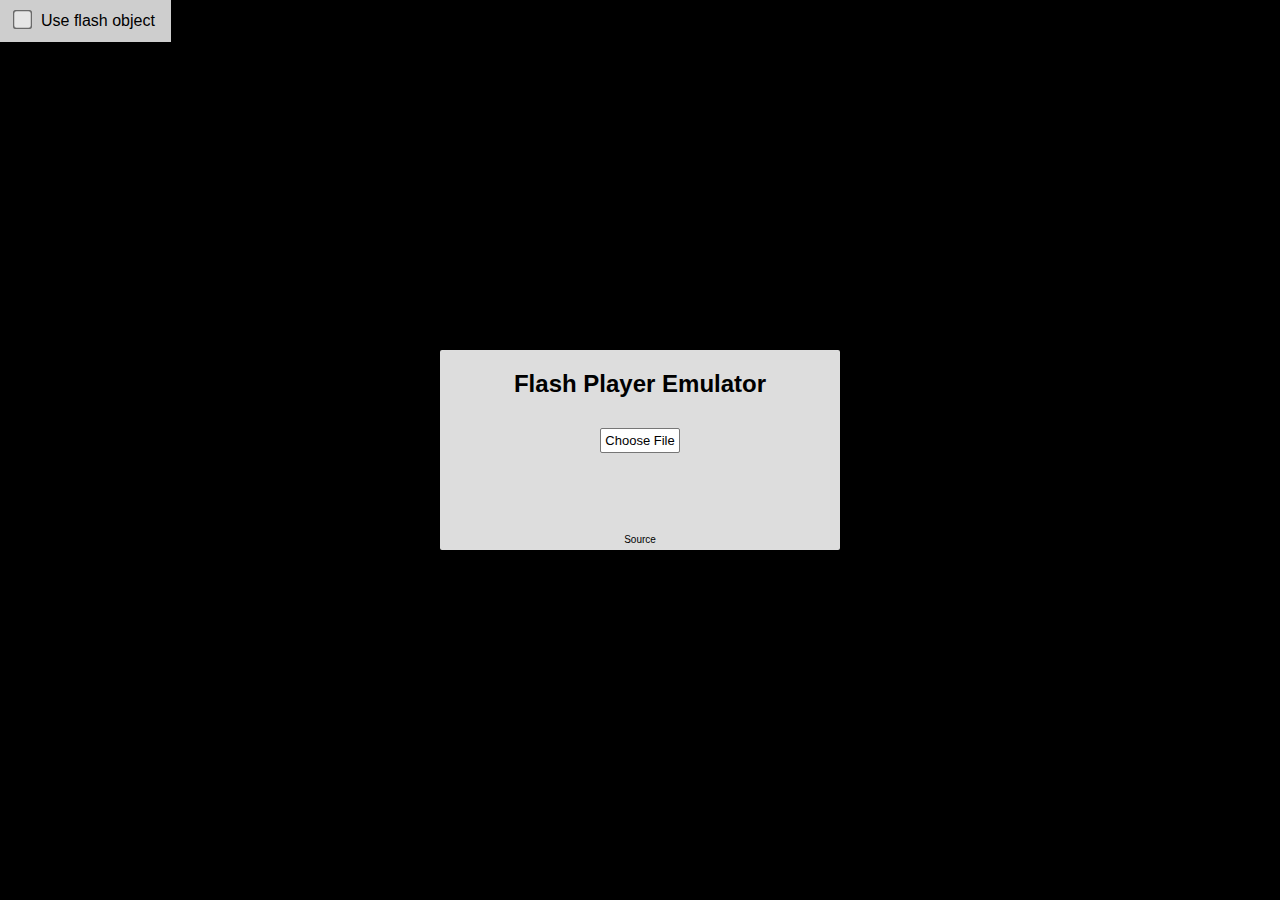
<file: emulators/index.html>
<!DOCTYPE html>
<html>
	<head>
		<title>Flash Player</title>
		<style>
			body {
				overflow: hidden;
				font-family: sans-serif;
			}
			
			.main {
				background: black;
				position: absolute;
				width: 100%;
				height: 100%;
				left: 0px;
				right: 0px;
				top: 0px;
				bottom: 0px;
				overflow: hidden;
			}
			
			.gembed {
				width: 100%;
				height: 100%;
				top: 0;
				bottom: 0;
				left: 0;
				right: 0;
				position: absolute;
				background-image: url("[data-uri]");
				background-repeat: no-repeat;
				background-position: center;
			}
			
			#ffd {
				height: 200px;
				width: 400px;
				position: absolute;
				background-color: #dddddd;
				top: 50%;
				left: 50%;
				transform: translate(-50%, -50%);
				text-align: center;
				border-radius: 2px;
				overflow: auto;
				z-index: 5;
			}
			
			#ffd::before {
				opacity: 0;
				width: 100%;
				height: 0px;
				background-color: #333333;
				content: "Drop File Here";
				position: absolute;
				top: 0px;
				left: 0px;
				z-index: 10;
				display: flex;
				align-items: center;
				justify-content: center;
				font-size: 30px;
				font-weight: bold;
				color: white;
			}
			
			#ffd.filehover::before {
				opacity: 1;
				height: 100%;
			}
			
			#ffd.filehover {
				border: 2px dashed #dddddd;
				background-color: #333333;
			}
			
			input[type="file"] {
				display: none;
			}
			
			#upload+label {
				border: 1px solid rgb(118, 118, 118);
				border-radius: 2px;
				padding: 4px;
				margin: 10px;
				font-size: 13px;
				background-color: white;
				display: inline-block;
				transition: ease .1s;
				user-select: none;
			}
			
			#upload+label:hover {
				background-color: #eee;
			}
			
			#ffd .source {
				display: block;
				position: absolute;
				left: 50%;
				transform: translatex(-50%);
				bottom: 5px;
				text-decoration: none;
				color: black;
				font-size: 10px;
			}
			
			ul {
				list-style: none;
				padding: 0;
				margin: 0;
			}
			
			#menu {
				position: fixed;
				background-color: #ffffff;
				transition: opacity 0.3s ease;
				z-index: 20;
				opacity: 0;
			}
			
			#menu:hover {
				opacity: 0.9;
			}
			
			#menu li {
				white-space: nowrap;
				max-width: 250px;
				position: relative;
				padding: 12px 16px;
				cursor: help;
				display: inline-block;
				float: left;
			}
			
			#menu li:hover {
				background-color: rgba(0, 0, 0, .1);
			}
			
			#menu li input {
				transform: scale(1.5);
				cursor: pointer;
				margin: 0px 12px 0px 0px;
			}
		</style>
		<script>
			var mainarea, ffd, upload, legacy, rplayer, useLegacy;
			var cdn = "https://rawcdn.githack.com/BinBashBanana/gstore/77d8f30a366b62f3e8e3cbe750b4bffe0031d53b/";
			
			// query string into object
			var search = decodeURIComponent(window.location.search).substring(1).split("&");
			var queries = {};
			for (var i = 0; i < search.length; i++) {
				var p = search[i].split('=');
				queries[p[0]] = p[1];
			}
			
			// xhr
			function grab(url, type, success, fail) {
				var req = new XMLHttpRequest();
				req.open("GET", url, true);
				req.overrideMimeType("text/plain; charset=x-user-defined");
				req.responseType = type;
				req.onload = function() {
					if (req.status >= "400") {
						fail(req.status);
					} else {
						success(this.response);
					}
				}
				req.send();
			}
			
			// file reader
			function readFile(file, callback) {
				var reader = new FileReader();
				reader.onload = function() {
					callback(this.result);
				}
				reader.readAsArrayBuffer(file);
			}
			
			// start
			function startPlayer(data) {
				console.log("Initializing with " + data.byteLength + " bytes of data");
				if (useLegacy) {
					alert('Using flash object mode. If the game does not work, turn "Use flash object" in the menu off.');
					
					var flashObject = document.createElement("object");
					flashObject.classList.add("gembed");
					flashObject.type = "application/x-shockwave-flash";
					flashObject.data = URL.createObjectURL(new Blob([data]));
					var flashObjectWmode = document.createElement("param");
					flashObjectWmode.name = "wmode";
					flashObjectWmode.value = "direct";
					flashObject.appendChild(flashObjectWmode);
					mainarea.appendChild(flashObject);
				} else {
					// hide the custom context menu for now, but allow it to be shown
					rplayer.contextMenuElement.style.display = "none";
					rplayer.contextMenuElement.style.zIndex = "auto";
					
					rplayer.load({data: data});
				}
			}
			
			function readyForLoad() {
				// ready for file upload
				upload.onchange = function() {
					ffd.style.display = "none";
					let file = this.files[0];
					readFile(file, function(data) {
						console.log('Succesfully read SWF file "' + file.name + '"');
						startPlayer(data);
					});
				}
				document.ondragenter = function(e) {
					if (e.dataTransfer.types.includes("Files")) ffd.classList.add("filehover");
				}
				ffd.ondragover = function(e) {
					e.preventDefault();
				}
				ffd.ondrop = function(e) {
					if (e.dataTransfer.types.includes("Files")) {
						e.preventDefault();
						ffd.style.display = "none";
						let file = event.dataTransfer.files[0];
						readFile(file, function(data) {
							console.log('Succesfully read SWF file "' + file.name + '"');
							startPlayer(data);
						});
					}
				}
				
				if (queries.swf) {
					var swfloc = (/^(http:\/\/|https:\/\/|\/\/)/i).test(queries.swf) ? queries.swf : cdn + queries.swf;
					console.log("Fetching SWF from " + swfloc + "...");
					grab(swfloc, "arraybuffer", function(data) {
						// start
						console.log("Succesfully fetched SWF from " + swfloc);
						startPlayer(data);
					}, function(error) {
						// xhr error
						alert("Could not get SWF at " + swfloc + " (Error " + error + ")");
						ffd.style.display = "block";
					});
				} else {
					// prompt user to upload a file
					ffd.style.display = "block";
				}
			}
			
			window.addEventListener("load", function() {
				mainarea = document.getElementById("mainarea");
				ffd = document.getElementById("ffd");
				upload = document.getElementById("upload");
				legacy = document.getElementById("legacy");
				useLegacy = !!localStorage.getItem("useFlashObject");
				
				if (useLegacy) legacy.checked = true;
				
				legacy.onclick = function() {
					if (this.checked) {
						localStorage.setItem("useFlashObject", "true");
					} else {
						localStorage.removeItem("useFlashObject");
					}
					if (confirm("Reloading for changes to take effect")) location.reload();
				}
				
				if (useLegacy) {
					console.log("skipping ruffle load, using flash object...");
					readyForLoad();
				} else {
					// make ruffle player
					console.log("loading ruffle...");
					var rScript = document.createElement("script");
					rScript.type = "text/javascript";
					rScript.src = "./ruffle.js";
					rScript.onload = function() {
						window.RufflePlayer = window.RufflePlayer || {};
						window.RufflePlayer.config = window.RufflePlayer.config || {};
						window.RufflePlayer.config.letterbox = "on";
						window.RufflePlayer.config.autoplay = "auto";
						const rufflei = window.RufflePlayer.newest();
						rplayer = rufflei.createPlayer();
						rplayer.classList.add("gembed");
						rplayer.playButton.innerHTML = '<svg xmlns="http://www.w3.org/2000/svg" width="250" height="100" style="margin: auto; position: absolute; top: 50%; left: 50%; transform: translate(-50%, -50%);"><svg viewBox="0 0 24 24" y="7pt" width="100%" height="36pt"><path fill="rgb(203, 203, 203)" d="M20.5 11H19V7c0-1.1-.9-2-2-2h-4V3.5C13 2.12 11.88 1 10.5 1S8 2.12 8 3.5V5H4c-1.1 0-1.99.9-1.99 2v3.8H3.5c1.49 0 2.7 1.21 2.7 2.7s-1.21 2.7-2.7 2.7H2V20c0 1.1.9 2 2 2h3.8v-1.5c0-1.49 1.21-2.7 2.7-2.7 1.49 0 2.7 1.21 2.7 2.7V22H17c1.1 0 2-.9 2-2v-4h1.5c1.38 0 2.5-1.12 2.5-2.5S21.88 11 20.5 11z"></path></svg><text style="font-family: sans-serif; font-size: 10pt; letter-spacing: normal; user-select: none;" fill="rgb(100, 100, 100)" x="50%" y="56pt" dominant-baseline="middle" text-anchor="middle">Click to enable Adobe Flash Player</text></svg>';
						rplayer.contextMenuElement.style.zIndex = "-100";
						mainarea.appendChild(rplayer);
						console.log("ruffle is loaded");
						
						readyForLoad();
					}
					document.body.appendChild(rScript);
				}
			}, false);
		</script>
	</head>
	<body>
		<div class="main" id="mainarea">
			<ul id="menu">
				<li title="Try to use the flash plugin (only available in browsers that still support it)"><input type="checkbox" id="legacy">Use flash object</li>
			</ul>
			<div id="ffd" style="display: none;">
				<h2>Flash Player Emulator</h2>
				<input type="file" id="upload" accept=".swf, .spl">
				<label for="upload">Choose File</label>
				<a href="https://ruffle.rs" target="_blank" class="source">Source</a>
			</div>
		</div>
	</body>
</html>
</file>
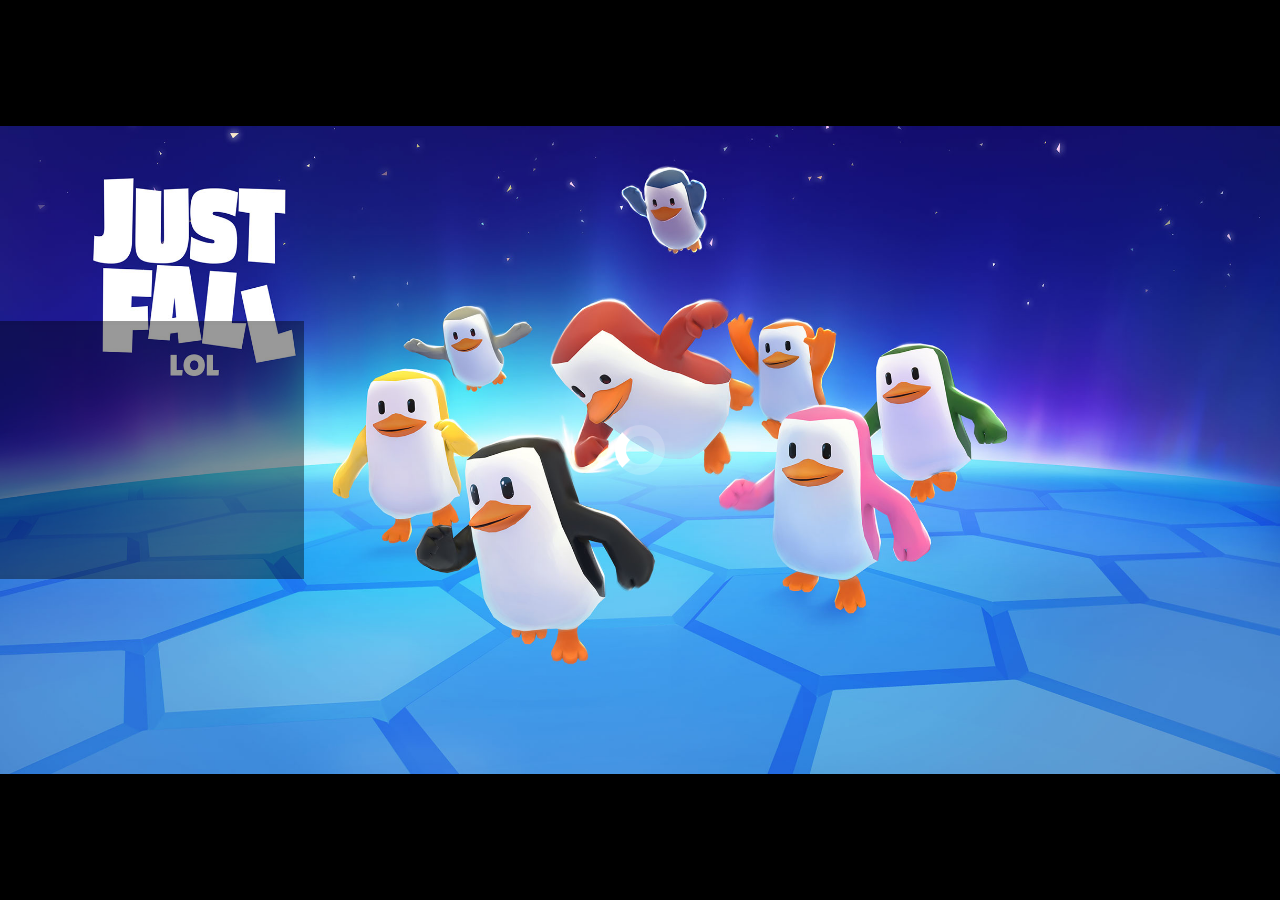
<file: justfall/index.html>
<!DOCTYPE html><html lang="en-us"><head>
    <meta charset="utf-8">
    
    <title>JustFall.LOL - Ultimate Multiplayer Knockout Guys Game</title>
	<!-- Global site tag (gtag.js) - Google Analytics -->
	<script type="text/javascript" async src="https://server.cpmstar.com/cached/zonefiles/627_49986_gameapi.js?rnd=635287"></script><script async src="https://www.googletagmanager.com/gtag/js?id=G-LHRWF5S3EP%22%3E"></script>
	<script src="js/googleanalytics.js"></script>
	<script src="js/mobileRedirect.js"></script>
	<!-- Rise SDK -->
	<script src="https://sdk.streamrail.com/wrapper/hb.loader.js?wrapper_id=6171285b3c62870001405b26&amp;org=61711bd93c628700013a452a&amp;player_callbacks=srInterstitialCallback&amp;player_settings=playerConfigs"></script>
    <link rel="shortcut icon" type="image/png" href="images/favicon.png">
	<meta name="description" content="Play the fun Fall Ultimate Knockout Guys game directly from your PC without download, just in your browser! Try out the penguin hexagon Fall Multiplayer Game from the Guys of JustFall.LOL">
	<link rel="canonical" href="https://example.com/">
	<meta property="og:title" content="example.com">
	<meta property="og:type" content="website">
	<meta property="og:url" content="https://example.com/">
	<meta property="og:image" content="images/splash.jpg">
	<meta property="og:description" content="Play the fun Fall Ultimate Knockout Guys game directly from your PC without download, just in your browser! Try out the penguin hexagon Fall Multiplayer Game from the Guys of JustFall.LOL">
	<meta name="google-site-verification" content="RifuMznLHeHFAqW88OvLrXFbF2bCILkz8aqNd6KEM0E">
	<link rel="stylesheet" href="css/style.css">
	<!-- ZONETAG - PLACE INTO HEAD SECTION OR RUN CODE AT STARTUP -->
	<script>
		(function(zonefile) { 
			var y = "cpmstarx";
			var drutObj = window[y] = window[y] || {};
			function failCpmstarAPI() { var failFn = function(o) { o && typeof(o) === "object" && o.fail && o.fail(); }; drutObj && Array.isArray(drutObj.cmd) && drutObj.cmd.forEach(failFn) && (drutObj.cmd.length = 0);  window.cpmstarAPI = window["_"+zonefile] = failFn; }
			var rnd = Math.round(Math.random()*999999);
			var s = document.createElement('script'); s.type = 'text/javascript'; s.async = true; s.onerror=failCpmstarAPI;
			var proto = document.location.protocol;
			var host = ( proto == "https:" || proto == "file:")?"https://server":"//cdn";
			if(window.location.hash=="#cpmstarDev") host = "//dev.server";
			if(window.location.hash=="#cpmstarStaging") host = "//staging.server"; 
			s.src = host + ".cpmstar.com/cached/zonefiles/" + zonefile + ".js?rnd="+rnd; 
			var s2=document.getElementsByTagName('script')[0];
			s2.parentNode.insertBefore(s, s2);
			window.cpmstarAPI = function(o) { (drutObj.cmd = drutObj.cmd || []).push(o); }
		}('627_49986_gameapi'));
	</script>
	<!-- MIDROLL/INTERSTITIAL VIDEO API -->
	<script src="js/rise.js"></script>
  </head>
  <body>
	<div id="interAdsContainer"></div>
	<div class="ads">
		<div class="ad-smallscreen">
			<div class="ad ad-rectangle-bottom">
			</div>
		</div>
		<div class="ad ad-rectangle-upper" id="adRectangleUpper">
			<!-- 300X250B PLACEMENT TAG - PLACE INTO BODY (ZONE TAG REQUIRED) -->
			<script>
				(function(w,pid){
				var r=function(c,m){c=c.split('').reduce(function(a,b){return(a<<5)-a+b.charCodeAt(0)>>>m},0);return(10+((c*7)%26)).toString(36)+c.toString(36);},y=r(w.location.href.split('#')[0],1),c=r(w.location.href.split('#')[0]+pid,0);
				w.document.write('<div style="width:300px;height:250px" class="'+c+'"></div>');
				})(window,85074);
			</script><div style="width:300px;height:250px" class="y1fvblyq"></div>
		</div>
		<div class="ad-largescreen">
			<div class="ad ad-leaderboard-bottom">
			</div>
		</div>
	</div>
	<div id="gameContainer"></div>
	<div id="loader">
		<div class="spinner"></div>
		<div class="progress">
			<div class="full"></div>
		</div>
	</div>
	<script src="js/fullscreen.js"></script>
	<script id="unity-loader" src="js/UnityLoader.js"></script>
    <script>
		var gameJsonUrl = "https://justbuild.nyc3.cdn.digitaloceanspaces.com/CI/JustFall/Prod/65/WebGL.json"; //%gameJsonUrl
		var urlParams = new URLSearchParams(window.location.search);
		if(urlParams.has('v')){
			gameJsonUrl = gameJsonUrl.replace(/[0-9][0-9]+/i, urlParams.get('v'));
		}
		var gameInstance = UnityLoader.instantiate("gameContainer", gameJsonUrl, {onProgress: UnityProgress});
		
		function UnityProgress(gameInstance, progress) {
			if (!gameInstance.Module) {
				return;
			}
			const loader = document.querySelector("#loader");
			if (!gameInstance.progress) {
				const progress = document.querySelector("#loader .progress");
				progress.style.display = "block";
				gameInstance.progress = progress.querySelector(".full");
				loader.querySelector(".spinner").style.display = "none";
			}
			gameInstance.progress.style.transform = `scaleX(${progress})`;
			if (progress === 1 && !gameInstance.removeTimeout) {
				loader.style.display = "none";
				gameLoaded = true;
			}
		}
		
		initializeFullscreenEvents();
		
		injectAdByWindowSize();
		
		showAds();
		
		document.addEventListener('visibilitychange',
		function () {
		  if(!gameInstance)
			return;
			
		  if (document.visibilityState == "hidden") {
			gameInstance.SendMessage('FocusManager', 'ApplicationFocusChangedWebCallback', 0);
		  } else {
			gameInstance.SendMessage('FocusManager', 'ApplicationFocusChangedWebCallback', 1);
		  }
		});
		
		window.addEventListener('resize', injectAdByWindowSize);
		
		function injectAdByWindowSize() {
			// Inject small ad if screen is small, or large ad if screen is large
			if (window.innerHeight < 900) {
				if (document.getElementById("adRectangleBottom") == null) {
					var el = document.getElementsByClassName("ad-rectangle-bottom")[0];
					el.id = "adRectangleBottom";
					cpmstarAPI({kind:'go',module:'POOL 84816', config: { conditions: { target: { el: el, kind: 'replace' }}}});
				}
			}
			else {
				if (document.getElementById("adLeaderboardBottom") == null) {
					var el = document.getElementsByClassName("ad-leaderboard-bottom")[0];
					el.id = "adLeaderboardBottom";
					cpmstarAPI({kind:'go',module:'POOL 85075', config: { conditions: { target: { el: el, kind: 'replace' }}}});
				}
			}
		}
		
		function showAds() {
			console.log("show ads");
			
			document.getElementsByClassName("ad-rectangle-bottom")[0].style.display = "block";
			document.getElementsByClassName("ad-leaderboard-bottom")[0].style.display = "block";
			document.getElementById("adRectangleUpper").style.display = "block";

			refresh();
		}

		function hideAds() {
			console.log("hide ads");

			document.getElementsByClassName("ad-rectangle-bottom")[0].style.display = "none";
			document.getElementsByClassName("ad-leaderboard-bottom")[0].style.display = "none";
			document.getElementById("adRectangleUpper").style.display = "none";
		}

		function refresh() {
			if (document.getElementById("adRectangleBottom") != null &&
				window.getComputedStyle(document.getElementsByClassName("ad-smallscreen")[0]).display != "none") {
				cpmstarAPI({ kind: "adcmd", module: "POOL 84816", command: "refresh" });
			}
			
			if (document.getElementById("adLeaderboardBottom") != null &&
				window.getComputedStyle(document.getElementsByClassName("ad-largescreen")[0]).display != "none") {
				cpmstarAPI({ kind: "adcmd", module: "POOL 85075", command: "refresh" });
			}
			
			cpmstarAPI({ kind: "adcmd", module: "POOL 85074", command: "refresh" });
			
			console.log("refresh ads");
		}

		window.onfocus = function () {
			console.log("onfocus");
			refresh();
		};
    </script>
  

</body></html>
</file>
<file: 2048/style/main.css>
@import url(fonts/clear-sans.css);
html, body {
  margin: 0;
  padding: 0;
  background: #faf8ef;
  color: #776e65;
  font-family: "Clear Sans", "Helvetica Neue", Arial, sans-serif;
  font-size: 18px; }

body {
  margin: 80px 0; }

.heading:after {
  content: "";
  display: block;
  clear: both; }

h1.title {
  font-size: 80px;
  font-weight: bold;
  margin: 0;
  display: block;
  float: left; }

@-webkit-keyframes move-up {
  0% {
    top: 25px;
    opacity: 1; }

  100% {
    top: -50px;
    opacity: 0; } }
@-moz-keyframes move-up {
  0% {
    top: 25px;
    opacity: 1; }

  100% {
    top: -50px;
    opacity: 0; } }
@keyframes move-up {
  0% {
    top: 25px;
    opacity: 1; }

  100% {
    top: -50px;
    opacity: 0; } }
.scores-container {
  float: right;
  text-align: right; }

.score-container, .best-container {
  position: relative;
  display: inline-block;
  background: #bbada0;
  padding: 15px 25px;
  font-size: 25px;
  height: 25px;
  line-height: 47px;
  font-weight: bold;
  border-radius: 3px;
  color: white;
  margin-top: 8px;
  text-align: center; }
  .score-container:after, .best-container:after {
    position: absolute;
    width: 100%;
    top: 10px;
    left: 0;
    text-transform: uppercase;
    font-size: 13px;
    line-height: 13px;
    text-align: center;
    color: #eee4da; }
  .score-container .score-addition, .best-container .score-addition {
    position: absolute;
    right: 30px;
    color: red;
    font-size: 25px;
    line-height: 25px;
    font-weight: bold;
    color: rgba(119, 110, 101, 0.9);
    z-index: 100;
    -webkit-animation: move-up 600ms ease-in;
    -moz-animation: move-up 600ms ease-in;
    animation: move-up 600ms ease-in;
    -webkit-animation-fill-mode: both;
    -moz-animation-fill-mode: both;
    animation-fill-mode: both; }

.score-container:after {
  content: "Score"; }

.best-container:after {
  content: "Best"; }

p {
  margin-top: 0;
  margin-bottom: 10px;
  line-height: 1.65; }

a {
  color: #776e65;
  font-weight: bold;
  text-decoration: underline;
  cursor: pointer; }

strong.important {
  text-transform: uppercase; }

hr {
  border: none;
  border-bottom: 1px solid #d8d4d0;
  margin-top: 20px;
  margin-bottom: 30px; }

.container {
  width: 500px;
  margin: 0 auto; }

@-webkit-keyframes fade-in {
  0% {
    opacity: 0; }

  100% {
    opacity: 1; } }
@-moz-keyframes fade-in {
  0% {
    opacity: 0; }

  100% {
    opacity: 1; } }
@keyframes fade-in {
  0% {
    opacity: 0; }

  100% {
    opacity: 1; } }
.game-container {
  margin-top: 40px;
  position: relative;
  padding: 15px;
  cursor: default;
  -webkit-touch-callout: none;
  -ms-touch-callout: none;
  -webkit-user-select: none;
  -moz-user-select: none;
  -ms-user-select: none;
  -ms-touch-action: none;
  touch-action: none;
  background: #bbada0;
  border-radius: 6px;
  width: 500px;
  height: 500px;
  -webkit-box-sizing: border-box;
  -moz-box-sizing: border-box;
  box-sizing: border-box; }
  .game-container .game-message {
    display: none;
    position: absolute;
    top: 0;
    right: 0;
    bottom: 0;
    left: 0;
    background: rgba(238, 228, 218, 0.5);
    z-index: 100;
    text-align: center;
    -webkit-animation: fade-in 800ms ease 1200ms;
    -moz-animation: fade-in 800ms ease 1200ms;
    animation: fade-in 800ms ease 1200ms;
    -webkit-animation-fill-mode: both;
    -moz-animation-fill-mode: both;
    animation-fill-mode: both; }
    .game-container .game-message p {
      font-size: 60px;
      font-weight: bold;
      height: 60px;
      line-height: 60px;
      margin-top: 222px; }
    .game-container .game-message .lower {
      display: block;
      margin-top: 59px; }
    .game-container .game-message a {
      display: inline-block;
      background: #8f7a66;
      border-radius: 3px;
      padding: 0 20px;
      text-decoration: none;
      color: #f9f6f2;
      height: 40px;
      line-height: 42px;
      margin-left: 9px; }
      .game-container .game-message a.keep-playing-button {
        display: none; }
    .game-container .game-message.game-won {
      background: rgba(237, 194, 46, 0.5);
      color: #f9f6f2; }
      .game-container .game-message.game-won a.keep-playing-button {
        display: inline-block; }
    .game-container .game-message.game-won, .game-container .game-message.game-over {
      display: block; }

.grid-container {
  position: absolute;
  z-index: 1; }

.grid-row {
  margin-bottom: 15px; }
  .grid-row:last-child {
    margin-bottom: 0; }
  .grid-row:after {
    content: "";
    display: block;
    clear: both; }

.grid-cell {
  width: 106.25px;
  height: 106.25px;
  margin-right: 15px;
  float: left;
  border-radius: 3px;
  background: rgba(238, 228, 218, 0.35); }
  .grid-cell:last-child {
    margin-right: 0; }

.tile-container {
  position: absolute;
  z-index: 2; }

.tile, .tile .tile-inner {
  width: 107px;
  height: 107px;
  line-height: 107px; }
.tile.tile-position-1-1 {
  -webkit-transform: translate(0px, 0px);
  -moz-transform: translate(0px, 0px);
  -ms-transform: translate(0px, 0px);
  transform: translate(0px, 0px); }
.tile.tile-position-1-2 {
  -webkit-transform: translate(0px, 121px);
  -moz-transform: translate(0px, 121px);
  -ms-transform: translate(0px, 121px);
  transform: translate(0px, 121px); }
.tile.tile-position-1-3 {
  -webkit-transform: translate(0px, 242px);
  -moz-transform: translate(0px, 242px);
  -ms-transform: translate(0px, 242px);
  transform: translate(0px, 242px); }
.tile.tile-position-1-4 {
  -webkit-transform: translate(0px, 363px);
  -moz-transform: translate(0px, 363px);
  -ms-transform: translate(0px, 363px);
  transform: translate(0px, 363px); }
.tile.tile-position-2-1 {
  -webkit-transform: translate(121px, 0px);
  -moz-transform: translate(121px, 0px);
  -ms-transform: translate(121px, 0px);
  transform: translate(121px, 0px); }
.tile.tile-position-2-2 {
  -webkit-transform: translate(121px, 121px);
  -moz-transform: translate(121px, 121px);
  -ms-transform: translate(121px, 121px);
  transform: translate(121px, 121px); }
.tile.tile-position-2-3 {
  -webkit-transform: translate(121px, 242px);
  -moz-transform: translate(121px, 242px);
  -ms-transform: translate(121px, 242px);
  transform: translate(121px, 242px); }
.tile.tile-position-2-4 {
  -webkit-transform: translate(121px, 363px);
  -moz-transform: translate(121px, 363px);
  -ms-transform: translate(121px, 363px);
  transform: translate(121px, 363px); }
.tile.tile-position-3-1 {
  -webkit-transform: translate(242px, 0px);
  -moz-transform: translate(242px, 0px);
  -ms-transform: translate(242px, 0px);
  transform: translate(242px, 0px); }
.tile.tile-position-3-2 {
  -webkit-transform: translate(242px, 121px);
  -moz-transform: translate(242px, 121px);
  -ms-transform: translate(242px, 121px);
  transform: translate(242px, 121px); }
.tile.tile-position-3-3 {
  -webkit-transform: translate(242px, 242px);
  -moz-transform: translate(242px, 242px);
  -ms-transform: translate(242px, 242px);
  transform: translate(242px, 242px); }
.tile.tile-position-3-4 {
  -webkit-transform: translate(242px, 363px);
  -moz-transform: translate(242px, 363px);
  -ms-transform: translate(242px, 363px);
  transform: translate(242px, 363px); }
.tile.tile-position-4-1 {
  -webkit-transform: translate(363px, 0px);
  -moz-transform: translate(363px, 0px);
  -ms-transform: translate(363px, 0px);
  transform: translate(363px, 0px); }
.tile.tile-position-4-2 {
  -webkit-transform: translate(363px, 121px);
  -moz-transform: translate(363px, 121px);
  -ms-transform: translate(363px, 121px);
  transform: translate(363px, 121px); }
.tile.tile-position-4-3 {
  -webkit-transform: translate(363px, 242px);
  -moz-transform: translate(363px, 242px);
  -ms-transform: translate(363px, 242px);
  transform: translate(363px, 242px); }
.tile.tile-position-4-4 {
  -webkit-transform: translate(363px, 363px);
  -moz-transform: translate(363px, 363px);
  -ms-transform: translate(363px, 363px);
  transform: translate(363px, 363px); }

.tile {
  position: absolute;
  -webkit-transition: 100ms ease-in-out;
  -moz-transition: 100ms ease-in-out;
  transition: 100ms ease-in-out;
  -webkit-transition-property: -webkit-transform;
  -moz-transition-property: -moz-transform;
  transition-property: transform; }
  .tile .tile-inner {
    border-radius: 3px;
    background: #eee4da;
    text-align: center;
    font-weight: bold;
    z-index: 10;
    font-size: 55px; }
  .tile.tile-2 .tile-inner {
    background: #eee4da;
    box-shadow: 0 0 30px 10px rgba(243, 215, 116, 0), inset 0 0 0 1px rgba(255, 255, 255, 0); }
  .tile.tile-4 .tile-inner {
    background: #ede0c8;
    box-shadow: 0 0 30px 10px rgba(243, 215, 116, 0), inset 0 0 0 1px rgba(255, 255, 255, 0); }
  .tile.tile-8 .tile-inner {
    color: #f9f6f2;
    background: #f2b179; }
  .tile.tile-16 .tile-inner {
    color: #f9f6f2;
    background: #f59563; }
  .tile.tile-32 .tile-inner {
    color: #f9f6f2;
    background: #f67c5f; }
  .tile.tile-64 .tile-inner {
    color: #f9f6f2;
    background: #f65e3b; }
  .tile.tile-128 .tile-inner {
    color: #f9f6f2;
    background: #edcf72;
    box-shadow: 0 0 30px 10px rgba(243, 215, 116, 0.2381), inset 0 0 0 1px rgba(255, 255, 255, 0.14286);
    font-size: 45px; }
    @media screen and (max-width: 520px) {
      .tile.tile-128 .tile-inner {
        font-size: 25px; } }
  .tile.tile-256 .tile-inner {
    color: #f9f6f2;
    background: #edcc61;
    box-shadow: 0 0 30px 10px rgba(243, 215, 116, 0.31746), inset 0 0 0 1px rgba(255, 255, 255, 0.19048);
    font-size: 45px; }
    @media screen and (max-width: 520px) {
      .tile.tile-256 .tile-inner {
        font-size: 25px; } }
  .tile.tile-512 .tile-inner {
    color: #f9f6f2;
    background: #edc850;
    box-shadow: 0 0 30px 10px rgba(243, 215, 116, 0.39683), inset 0 0 0 1px rgba(255, 255, 255, 0.2381);
    font-size: 45px; }
    @media screen and (max-width: 520px) {
      .tile.tile-512 .tile-inner {
        font-size: 25px; } }
  .tile.tile-1024 .tile-inner {
    color: #f9f6f2;
    background: #edc53f;
    box-shadow: 0 0 30px 10px rgba(243, 215, 116, 0.47619), inset 0 0 0 1px rgba(255, 255, 255, 0.28571);
    font-size: 35px; }
    @media screen and (max-width: 520px) {
      .tile.tile-1024 .tile-inner {
        font-size: 15px; } }
  .tile.tile-2048 .tile-inner {
    color: #f9f6f2;
    background: #edc22e;
    box-shadow: 0 0 30px 10px rgba(243, 215, 116, 0.55556), inset 0 0 0 1px rgba(255, 255, 255, 0.33333);
    font-size: 35px; }
    @media screen and (max-width: 520px) {
      .tile.tile-2048 .tile-inner {
        font-size: 15px; } }
  .tile.tile-super .tile-inner {
    color: #f9f6f2;
    background: #3c3a32;
    font-size: 30px; }
    @media screen and (max-width: 520px) {
      .tile.tile-super .tile-inner {
        font-size: 10px; } }

@-webkit-keyframes appear {
  0% {
    opacity: 0;
    -webkit-transform: scale(0);
    -moz-transform: scale(0);
    -ms-transform: scale(0);
    transform: scale(0); }

  100% {
    opacity: 1;
    -webkit-transform: scale(1);
    -moz-transform: scale(1);
    -ms-transform: scale(1);
    transform: scale(1); } }
@-moz-keyframes appear {
  0% {
    opacity: 0;
    -webkit-transform: scale(0);
    -moz-transform: scale(0);
    -ms-transform: scale(0);
    transform: scale(0); }

  100% {
    opacity: 1;
    -webkit-transform: scale(1);
    -moz-transform: scale(1);
    -ms-transform: scale(1);
    transform: scale(1); } }
@keyframes appear {
  0% {
    opacity: 0;
    -webkit-transform: scale(0);
    -moz-transform: scale(0);
    -ms-transform: scale(0);
    transform: scale(0); }

  100% {
    opacity: 1;
    -webkit-transform: scale(1);
    -moz-transform: scale(1);
    -ms-transform: scale(1);
    transform: scale(1); } }
.tile-new .tile-inner {
  -webkit-animation: appear 200ms ease 100ms;
  -moz-animation: appear 200ms ease 100ms;
  animation: appear 200ms ease 100ms;
  -webkit-animation-fill-mode: backwards;
  -moz-animation-fill-mode: backwards;
  animation-fill-mode: backwards; }

@-webkit-keyframes pop {
  0% {
    -webkit-transform: scale(0);
    -moz-transform: scale(0);
    -ms-transform: scale(0);
    transform: scale(0); }

  50% {
    -webkit-transform: scale(1.2);
    -moz-transform: scale(1.2);
    -ms-transform: scale(1.2);
    transform: scale(1.2); }

  100% {
    -webkit-transform: scale(1);
    -moz-transform: scale(1);
    -ms-transform: scale(1);
    transform: scale(1); } }
@-moz-keyframes pop {
  0% {
    -webkit-transform: scale(0);
    -moz-transform: scale(0);
    -ms-transform: scale(0);
    transform: scale(0); }

  50% {
    -webkit-transform: scale(1.2);
    -moz-transform: scale(1.2);
    -ms-transform: scale(1.2);
    transform: scale(1.2); }

  100% {
    -webkit-transform: scale(1);
    -moz-transform: scale(1);
    -ms-transform: scale(1);
    transform: scale(1); } }
@keyframes pop {
  0% {
    -webkit-transform: scale(0);
    -moz-transform: scale(0);
    -ms-transform: scale(0);
    transform: scale(0); }

  50% {
    -webkit-transform: scale(1.2);
    -moz-transform: scale(1.2);
    -ms-transform: scale(1.2);
    transform: scale(1.2); }

  100% {
    -webkit-transform: scale(1);
    -moz-transform: scale(1);
    -ms-transform: scale(1);
    transform: scale(1); } }
.tile-merged .tile-inner {
  z-index: 20;
  -webkit-animation: pop 200ms ease 100ms;
  -moz-animation: pop 200ms ease 100ms;
  animation: pop 200ms ease 100ms;
  -webkit-animation-fill-mode: backwards;
  -moz-animation-fill-mode: backwards;
  animation-fill-mode: backwards; }

.above-game:after {
  content: "";
  display: block;
  clear: both; }

.game-intro {
  float: left;
  line-height: 42px;
  margin-bottom: 0; }

.restart-button {
  display: inline-block;
  background: #8f7a66;
  border-radius: 3px;
  padding: 0 20px;
  text-decoration: none;
  color: #f9f6f2;
  height: 40px;
  line-height: 42px;
  display: block;
  text-align: center;
  float: right; }

.game-explanation {
  margin-top: 50px; }

@media screen and (max-width: 520px) {
  html, body {
    font-size: 15px; }

  body {
    margin: 20px 0;
    padding: 0 20px; }

  h1.title {
    font-size: 27px;
    margin-top: 15px; }

  .container {
    width: 280px;
    margin: 0 auto; }

  .score-container, .best-container {
    margin-top: 0;
    padding: 15px 10px;
    min-width: 40px; }

  .heading {
    margin-bottom: 10px; }

  .game-intro {
    width: 55%;
    display: block;
    box-sizing: border-box;
    line-height: 1.65; }

  .restart-button {
    width: 42%;
    padding: 0;
    display: block;
    box-sizing: border-box;
    margin-top: 2px; }

  .game-container {
    margin-top: 17px;
    position: relative;
    padding: 10px;
    cursor: default;
    -webkit-touch-callout: none;
    -ms-touch-callout: none;
    -webkit-user-select: none;
    -moz-user-select: none;
    -ms-user-select: none;
    -ms-touch-action: none;
    touch-action: none;
    background: #bbada0;
    border-radius: 6px;
    width: 280px;
    height: 280px;
    -webkit-box-sizing: border-box;
    -moz-box-sizing: border-box;
    box-sizing: border-box; }
    .game-container .game-message {
      display: none;
      position: absolute;
      top: 0;
      right: 0;
      bottom: 0;
      left: 0;
      background: rgba(238, 228, 218, 0.5);
      z-index: 100;
      text-align: center;
      -webkit-animation: fade-in 800ms ease 1200ms;
      -moz-animation: fade-in 800ms ease 1200ms;
      animation: fade-in 800ms ease 1200ms;
      -webkit-animation-fill-mode: both;
      -moz-animation-fill-mode: both;
      animation-fill-mode: both; }
      .game-container .game-message p {
        font-size: 60px;
        font-weight: bold;
        height: 60px;
        line-height: 60px;
        margin-top: 222px; }
      .game-container .game-message .lower {
        display: block;
        margin-top: 59px; }
      .game-container .game-message a {
        display: inline-block;
        background: #8f7a66;
        border-radius: 3px;
        padding: 0 20px;
        text-decoration: none;
        color: #f9f6f2;
        height: 40px;
        line-height: 42px;
        margin-left: 9px; }
        .game-container .game-message a.keep-playing-button {
          display: none; }
      .game-container .game-message.game-won {
        background: rgba(237, 194, 46, 0.5);
        color: #f9f6f2; }
        .game-container .game-message.game-won a.keep-playing-button {
          display: inline-block; }
      .game-container .game-message.game-won, .game-container .game-message.game-over {
        display: block; }

  .grid-container {
    position: absolute;
    z-index: 1; }

  .grid-row {
    margin-bottom: 10px; }
    .grid-row:last-child {
      margin-bottom: 0; }
    .grid-row:after {
      content: "";
      display: block;
      clear: both; }

  .grid-cell {
    width: 57.5px;
    height: 57.5px;
    margin-right: 10px;
    float: left;
    border-radius: 3px;
    background: rgba(238, 228, 218, 0.35); }
    .grid-cell:last-child {
      margin-right: 0; }

  .tile-container {
    position: absolute;
    z-index: 2; }

  .tile, .tile .tile-inner {
    width: 58px;
    height: 58px;
    line-height: 58px; }
  .tile.tile-position-1-1 {
    -webkit-transform: translate(0px, 0px);
    -moz-transform: translate(0px, 0px);
    -ms-transform: translate(0px, 0px);
    transform: translate(0px, 0px); }
  .tile.tile-position-1-2 {
    -webkit-transform: translate(0px, 67px);
    -moz-transform: translate(0px, 67px);
    -ms-transform: translate(0px, 67px);
    transform: translate(0px, 67px); }
  .tile.tile-position-1-3 {
    -webkit-transform: translate(0px, 135px);
    -moz-transform: translate(0px, 135px);
    -ms-transform: translate(0px, 135px);
    transform: translate(0px, 135px); }
  .tile.tile-position-1-4 {
    -webkit-transform: translate(0px, 202px);
    -moz-transform: translate(0px, 202px);
    -ms-transform: translate(0px, 202px);
    transform: translate(0px, 202px); }
  .tile.tile-position-2-1 {
    -webkit-transform: translate(67px, 0px);
    -moz-transform: translate(67px, 0px);
    -ms-transform: translate(67px, 0px);
    transform: translate(67px, 0px); }
  .tile.tile-position-2-2 {
    -webkit-transform: translate(67px, 67px);
    -moz-transform: translate(67px, 67px);
    -ms-transform: translate(67px, 67px);
    transform: translate(67px, 67px); }
  .tile.tile-position-2-3 {
    -webkit-transform: translate(67px, 135px);
    -moz-transform: translate(67px, 135px);
    -ms-transform: translate(67px, 135px);
    transform: translate(67px, 135px); }
  .tile.tile-position-2-4 {
    -webkit-transform: translate(67px, 202px);
    -moz-transform: translate(67px, 202px);
    -ms-transform: translate(67px, 202px);
    transform: translate(67px, 202px); }
  .tile.tile-position-3-1 {
    -webkit-transform: translate(135px, 0px);
    -moz-transform: translate(135px, 0px);
    -ms-transform: translate(135px, 0px);
    transform: translate(135px, 0px); }
  .tile.tile-position-3-2 {
    -webkit-transform: translate(135px, 67px);
    -moz-transform: translate(135px, 67px);
    -ms-transform: translate(135px, 67px);
    transform: translate(135px, 67px); }
  .tile.tile-position-3-3 {
    -webkit-transform: translate(135px, 135px);
    -moz-transform: translate(135px, 135px);
    -ms-transform: translate(135px, 135px);
    transform: translate(135px, 135px); }
  .tile.tile-position-3-4 {
    -webkit-transform: translate(135px, 202px);
    -moz-transform: translate(135px, 202px);
    -ms-transform: translate(135px, 202px);
    transform: translate(135px, 202px); }
  .tile.tile-position-4-1 {
    -webkit-transform: translate(202px, 0px);
    -moz-transform: translate(202px, 0px);
    -ms-transform: translate(202px, 0px);
    transform: translate(202px, 0px); }
  .tile.tile-position-4-2 {
    -webkit-transform: translate(202px, 67px);
    -moz-transform: translate(202px, 67px);
    -ms-transform: translate(202px, 67px);
    transform: translate(202px, 67px); }
  .tile.tile-position-4-3 {
    -webkit-transform: translate(202px, 135px);
    -moz-transform: translate(202px, 135px);
    -ms-transform: translate(202px, 135px);
    transform: translate(202px, 135px); }
  .tile.tile-position-4-4 {
    -webkit-transform: translate(202px, 202px);
    -moz-transform: translate(202px, 202px);
    -ms-transform: translate(202px, 202px);
    transform: translate(202px, 202px); }

  .tile .tile-inner {
    font-size: 35px; }

  .game-message p {
    font-size: 30px !important;
    height: 30px !important;
    line-height: 30px !important;
    margin-top: 90px !important; }
  .game-message .lower {
    margin-top: 30px !important; } }
</file>
<file: justfall/css/style.css>
html {
	box-sizing: border-box;
}

*,
*:before,
*:after {
	box-sizing: inherit;
}

body {
	margin: 0;
	background: #000!important;
	overflow: hidden;
}

#gameContainer {
	width: 100vw;
	height: 100vh;
	background: #000!important;
}

canvas {
	width: 100%;
	height: 100%;
	display: block;
}
/* try to handle mobile dialog */

canvas + * {
	z-index: 2;
}

.progress {
	margin: 1.5em;
	border: 1px solid white;
	width: 35vw;
	display: none;
	position: fixed;
    bottom: 15%;
}

.progress .full {
	margin: 2px;
	background: white;
	height: 1em;
	transform-origin: top left;
}

#loader {
	position: absolute;
	left: 0;
	top: 0;
	width: 100vw;
	height: 100vh;
	display: flex;
	flex-direction: column;
	align-items: center;
	justify-content: center;
	background-image: url("../images/splash.jpg");
	background-size: 100% auto;
	background-position: center;
	background-repeat: no-repeat;
}

.spinner,
.spinner:after {
	border-radius: 50%;
	width: 5em;
	height: 5em;
}

.spinner {
	margin: 10px;
	font-size: 10px;
	position: relative;
	text-indent: -9999em;
	border-top: 1.1em solid rgba(255, 255, 255, 0.2);
	border-right: 1.1em solid rgba(255, 255, 255, 0.2);
	border-bottom: 1.1em solid rgba(255, 255, 255, 0.2);
	border-left: 1.1em solid #ffffff;
	transform: translateZ(0);
	animation: spinner-spin 1.1s infinite linear;
}

@keyframes spinner-spin {
	0% {
		transform: rotate(0deg);
	}
	100% {
		transform: rotate(360deg);
	}
}

.ad {
	background: rgba(0, 0, 0, 0.4);
	overflow: hidden;
	display: none;
}

.modal{
	background:rgba(0,0,0,.4);
	display:none;
	height:100%;
	width: 100%;
	position:fixed;
	z-index:10000;
	top: 0;
	left: 0;
	bottom: 0;
	right: 0;
}

.modalContent{
	margin: auto;
	width: 100%;
}

.centered {
  position: fixed;
  top: 50%;
  left: 50%;
  transform: translate(-50%, -50%);
}

/* The Close Button */
.close {
  color: #aaa;
  float: right;
  font-size: 28px;
  font-weight: bold;
}

.close:hover,
.close:focus {
  color: black;
  text-decoration: none;
  cursor: pointer;
}

#continueWindow{
	background-color: #fefefe;
	margin: 15% auto;
	padding: 20px;
	border: 1px solid #888;
	width: 30%;
}

#adWindow{
	background: #4382f5;
	border: 10px solid #4382f5;
	width: 660px;
	border-top: 0;
	height: 540px;
}

.ads{
	height:100%;
	display: flex;
	flex-direction: column;
	justify-content: space-evenly;
	position: absolute;
	z-index:40;
}

.ad-rectangle-bottom {
	width: 304px;
	height: 258px;
	border-style: solid;
	border-width: 4px 4px 4px 0px;
	border-color: rgba(0, 0, 0, 0.01);
}

.ad-rectangle-upper {
	width: 304px;
	height: 258px;
	border-style: solid;
	border-width: 4px 4px 4px 0px;
	border-color: rgba(0, 0, 0, 0.01);
}
.ad-leaderboard-bottom {
	width: 304px;
	height: 608px;
	border-style: solid;
	border-width: 4px 4px 4px 0px;
	border-color: rgba(0, 0, 0, 0.01);
}

@media (min-height: 900px) {
	.ad-smallscreen{
		display: none;
	}
}

@media (max-height: 900px) {
	.ad-largescreen{
		display: none;
	}
}

#adWindow {
	border: 10px solid #4382f5 !important;
	height: 500px !important;
}

a[onclick*="showConsentToolSettings"] {
	right: 0px;
	left: auto !important;
}
</file>
